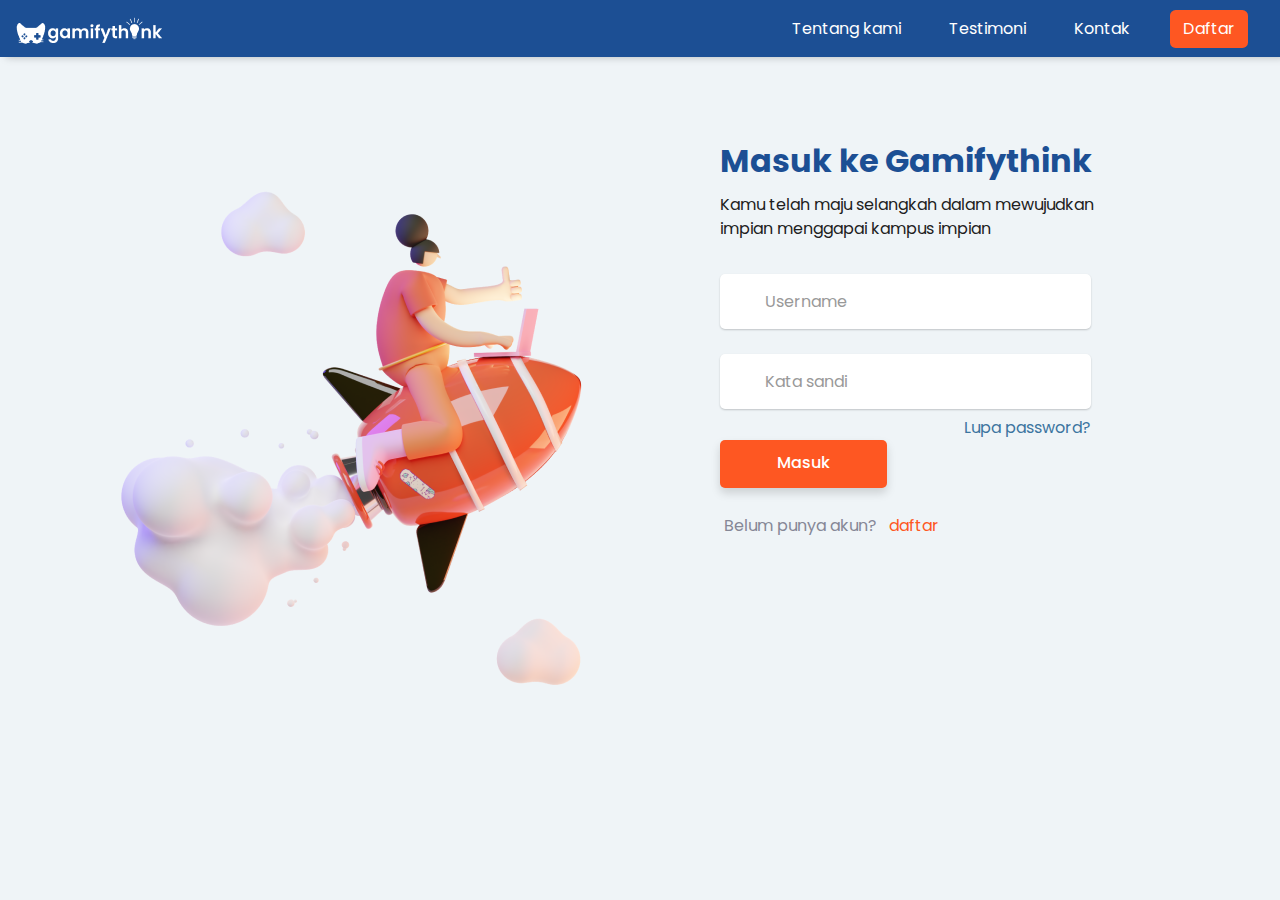
<file: login.html>
<!DOCTYPE html>
<html lang="en">
    <head>

    <meta charset="utf-8">
    <meta http-equiv="X-UA-Compatible" content="IE=edge">
    <meta name="viewport" content="width=device-width, initial-scale=1, shrink-to-fit=no">
    <meta name="description" content="">
    <meta name="author" content="">

    <title>Masuk - Gamifythink</title>
            
    <!-- Custom styles for this template-->
    <link href="sb-admin-2.min.css" rel="stylesheet">
        
    <!-- Custom fonts for this template-->
    <link rel="stylesheet" href="https://use.fontawesome.com/releases/v5.7.0/css/all.css" integrity="sha384-lZN37f5QGtY3VHgisS14W3ExzMWZxybE1SJSEsQp9S+oqd12jhcu+A56Ebc1zFSJ" crossorigin="anonymous">
        
    <link href="https://fonts.googleapis.com/css2?family=Poppins:ital,wght@0,100;0,400;0,500;1,900&display=swap" rel="stylesheet">
        
    <link href="CSS/login.css" rel="stylesheet">
    
    <!-- jQuery library & others -->
    <script src="https://ajax.googleapis.com/ajax/libs/jquery/3.5.1/jquery.min.js"></script>
    <script src="https://cdnjs.cloudflare.com/ajax/libs/popper.js/1.16.0/umd/popper.min.js"></script>
    <script src="https://maxcdn.bootstrapcdn.com/bootstrap/4.5.2/js/bootstrap.min.js"></script>
        
    <script src="JS/login.js" defer></script>
    </head>
    <body>
        <nav class="navbar navbar-default navbar-expand-lg">
            <a class="navbar-brand">
                <img src="assets/logo.png" alt="">
            </a>
            <button class="navbar-toggler" type="button" data-toggle="collapse" data-target="#navbarSupportedContent" aria-controls="navbarSupportedContent" aria-expanded="false" aria-label="Toggle navigation">
                <span class="navbar-toggler-icon"></span>
            </button>
            <div class="collapse navbar-collapse" id="navbarSupportedContent">
                <ul class="navbar-nav mt-2 mt-lg-0 ml-auto">
                    <li class="nav-item">
                        <a class="nav-link mx-3" href="">
                            Tentang kami
                        </a>
                    </li>
                    <li class="nav-item">
                        <a class="nav-link mx-3" href="">
                            Testimoni
                        </a>
                    </li>
                    <li class="nav-item">
                        <a class="nav-link mx-3" href="">
                            Kontak
                        </a>
                    </li>
                    <li class="nav-item">
                        <a class="daftar btn mx-3" href="daftar.html">
                           Daftar
                        </a>
                    </li>
                </ul>
            </div>
        </nav>
        <img src="assets/Saly-1.png" class="d-none d-xl-block d-md-none position-absolute">
        <div class="content ml-auto">
            <div class="row mt-5">
                <div>
                    <h2>Masuk ke Gamifythink</h2>
                    <h4>Kamu telah maju selangkah dalam mewujudkan impian menggapai kampus impian</h4>
                </div>
                <form>
                    <div class="input-div">
                        <div class="i">
                            <i class="fas fa-user"></i>
                        </div>
                        <div class="div">
                            <input type="text" class="input">
                            <h5>Username</h5>
                        </div>
                    </div>
                    <div class="input-div" d-flex flex-row>
                        <div class="i">
                            <i class="fas fa-lock"></i>
                        </div>
                        <div class="div">
                            <input id="myInput" type="password" class="input">
                            <h5>Kata sandi</h5>
                        </div>
                        <div class="i">
                            <i id=eye class="btn fa fa-eye mr-4" onclick="showPass()"></i>
                        </div>
                    </div>
                    <div class="d-flex flex-row-reverse">
                        <a class="lupa mt-1" href="reset.html">Lupa password?</a>
                    </div>
                    <div class="masuk btn">Masuk</div>
                    <div class="d-flex flex-row mt-4">
                        <div class="d-flex">
                            <h5 class="akun ml-1 mt-1">Belum punya akun?
                                <a class="daftar-link ml-2" href="daftar.html">daftar</a>
                            </h5>

                        </div>
                    </div>
                </form>
            </div>
        </div>

    </body>
</html>
</file>
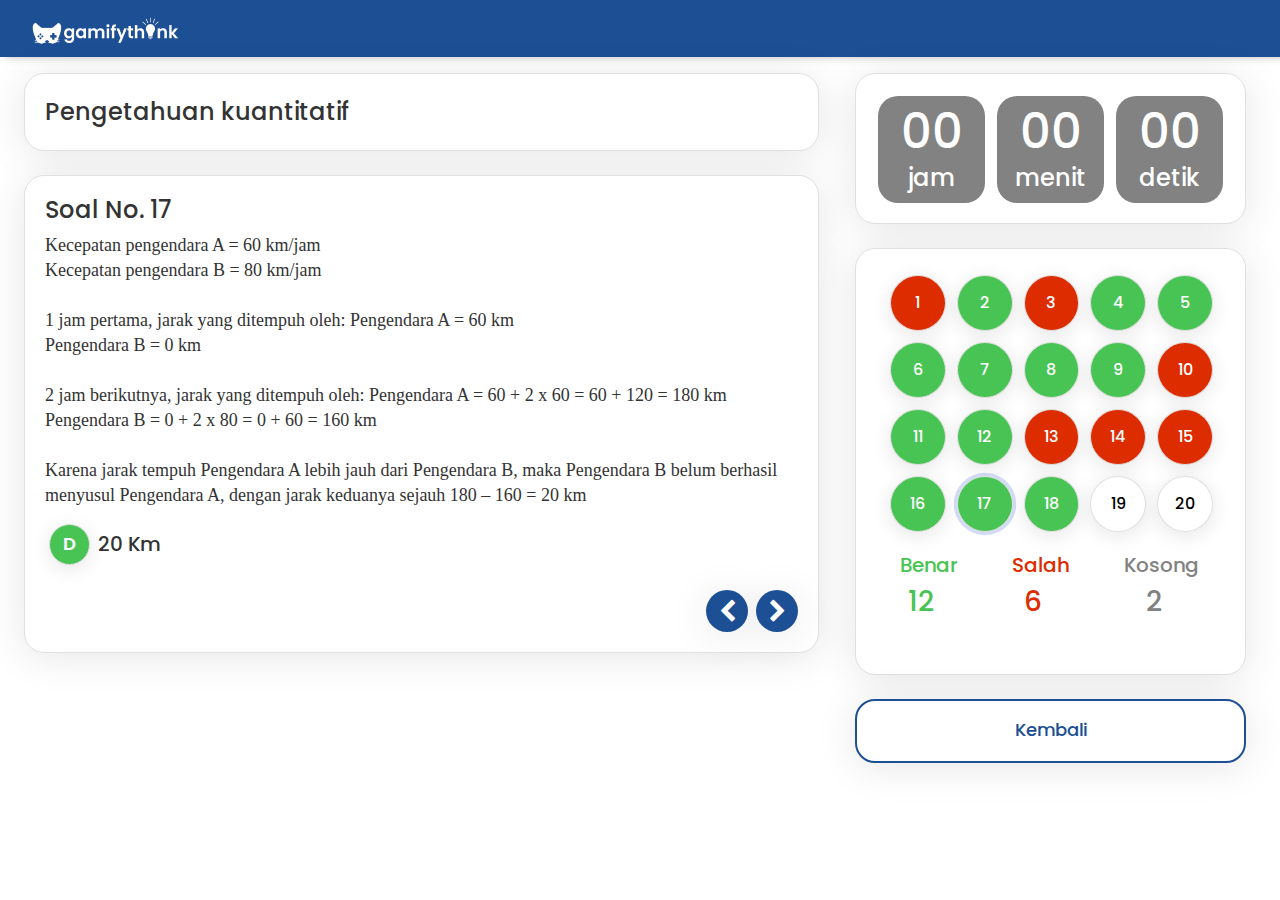
<file: pembahasan.html>
<!DOCTYPE html>
<html lang="en">
    <head>

    <meta charset="utf-8">
    <meta http-equiv="X-UA-Compatible" content="IE=edge">
    <meta name="viewport" content="width=device-width, initial-scale=1, shrink-to-fit=no">
    <meta name="description" content="">
    <meta name="author" content="">

    <title>Home</title>
            
    <!-- Custom styles for this template-->
    <link href="sb-admin-2.min.css" rel="stylesheet">
        
    <!-- Custom fonts for this template-->
    <link rel="stylesheet" href="https://cdnjs.cloudflare.com/ajax/libs/font-awesome/4.7.0/css/font-awesome.min.css">
        
    <link href="https://fonts.googleapis.com/css2?family=Poppins:ital,wght@0,100;0,400;0,500;1,900&display=swap" rel="stylesheet">
        
    <link href="CSS/pembahasan.css" rel="stylesheet">
    
    <!-- jQuery library & others -->
    <script src="https://ajax.googleapis.com/ajax/libs/jquery/3.5.1/jquery.min.js"></script>
    <script src="https://cdnjs.cloudflare.com/ajax/libs/popper.js/1.16.0/umd/popper.min.js"></script>
    <script src="https://maxcdn.bootstrapcdn.com/bootstrap/4.5.2/js/bootstrap.min.js"></script>
        
    <script src="" defer></script>
    </head>
    <body>
        <nav class="navbar navbar-default">
            <a class="navbar-brand ml-3">
                <img src="assets/logo.png" alt="">
            </a>
        </nav>

        <div class="container row mt-3">
            <div class="card col-xl-9 col-lg-8 col-md-7 h-100 mb-4">
                <div class="card-body title mb-4">
                  Pengetahuan kuantitatif
                </div>
                <div class="card-body soal mb-4">
                      <h4>Soal No. 17</h4>
                      <p>   Kecepatan pengendara A = 60 km/jam<br>
                            Kecepatan pengendara B = 80 km/jam<br>
                            <br>
                            1 jam pertama, jarak yang ditempuh oleh: Pengendara A = 60 km<br>
                            Pengendara B = 0 km<br>
                            <br>
                            2 jam berikutnya, jarak yang ditempuh oleh: Pengendara A = 60 + 2 x 60 = 60 + 120 = 180 km Pengendara B = 0 + 2 x 80 = 0 + 60 = 160 km<br>
                            <br>
                            Karena jarak tempuh Pengendara A lebih jauh dari Pengendara B, maka Pengendara B belum berhasil menyusul Pengendara A, dengan jarak keduanya sejauh 180 – 160 = 20 km<br>
                      </p>
                      <div class="radio">
                          <div class="row mt-2">
                              <div class="answer text-center mb-3 ml-3">
                                 D
                              </div>
                              <h5 class="answer-content ml-2">20 Km</h5>
                          </div>
                      </div>
                      <div class="pager d-flex justify-content-end">
                          <i class="mv fa fa-chevron-left" aria-hidden="true" href=""></i>
                          <i class="mv fa fa-chevron-right ml-2" aria-hidden="true" href=""></i>
                      </div>
                </div>
            </div>
            <div class="col mb-4 ml-4">
                <div class="cardtime row mb-4 pt-3 pl-3">
                    <div class="time">
                        <p id="jam" class="jam">00</p>
                        <span>jam</span>
                    </div>
                    <div class="time">
                        <p id="menit" class="jam">00</p>
                        <span>menit</span>
                    </div>
                    <div class="time">
                        <p id="detik" class="jam">00</p>
                        <span>detik</span>
                    </div>
                </div>
                <div class="cardanswer row mb-4">
                    <div class="nomor">
                        <div class="row ml-2 d-flex justify-content-center">
                            <div class="number-salah btn rounded-circle col-md-2">
                                1
                            </div>
                            <div class="number-benar btn rounded-circle col-md-2">
                                2
                            </div>
                            <div class="number-salah btn rounded-circle col-md-2">
                                3
                            </div>
                            <div class="number-benar btn rounded-circle col-md-2">
                                4
                            </div>
                            <div class="number-benar btn rounded-circle col-md-2">
                                5
                            </div>
                        </div>
                        <div class="row ml-2 d-flex justify-content-center">
                            <div class="number-benar btn rounded-circle col-md-2">
                                6
                            </div>
                            <div class="number-benar btn rounded-circle col-md-2">
                                7
                            </div>
                            <div class="number-benar btn rounded-circle col-md-2">
                                8
                            </div>
                            <div class="number-benar btn rounded-circle col-md-2">
                                9
                            </div>
                            <div class="number-salah btn rounded-circle col-md-2">
                                10
                            </div>
                        </div>
                        <div class="row ml-2 d-flex justify-content-center">
                            <div class="number-benar btn rounded-circle col-md-2">
                                11
                            </div>
                            <div class="number-benar btn rounded-circle col-md-2">
                                12
                            </div>
                            <div class="number-salah btn rounded-circle col-md-2">
                                13
                            </div>
                            <div class="number-salah btn rounded-circle col-md-2">
                                14
                            </div>
                            <div class="number-salah btn rounded-circle col-md-2">
                                15
                            </div>
                        </div>
                        <div class="row ml-2 d-flex justify-content-center">
                            <div class="number-benar btn rounded-circle col-md-2">
                                16
                            </div>
                            <div id="nomor" class="number-benar btn rounded-circle col-md-2 focus">
                                17
                            </div>
                            <div class="number-benar btn rounded-circle col-md-2">
                                18
                            </div>
                            <div class="number btn rounded-circle col-md-2">
                                19
                            </div>
                            <div class="number btn rounded-circle col-md-2">
                                20
                            </div>
                        </div>
                        <div class="row d-flex justify-content-between mr-2 ml-2">
                            <div class="text-center">
                                <h5 class="benar-c mt-3 ml-3">Benar</h5>
                                <h3 class="benar-c">12</h3>
                            </div>
                            <div class="text-center"">
                                <h5 class="salah-c mt-3 ml-3">Salah</h5>
                                <h3 class="salah-c">6</h3>
                            </div>
                            <div class="text-center"">
                                <h5 class="kosong-c mt-3 ml-3">Kosong</h5>
                                <h3 class="kosong-c">2</h3>
                            </div>
                        </div>
                    </div>
                </div>
                <div class="card row">
                    <a class="kembali btn" href="profil.html">
                        Kembali
                    </a>
                </div>
            </div>
        </div>
    </body>
</html>
</file>
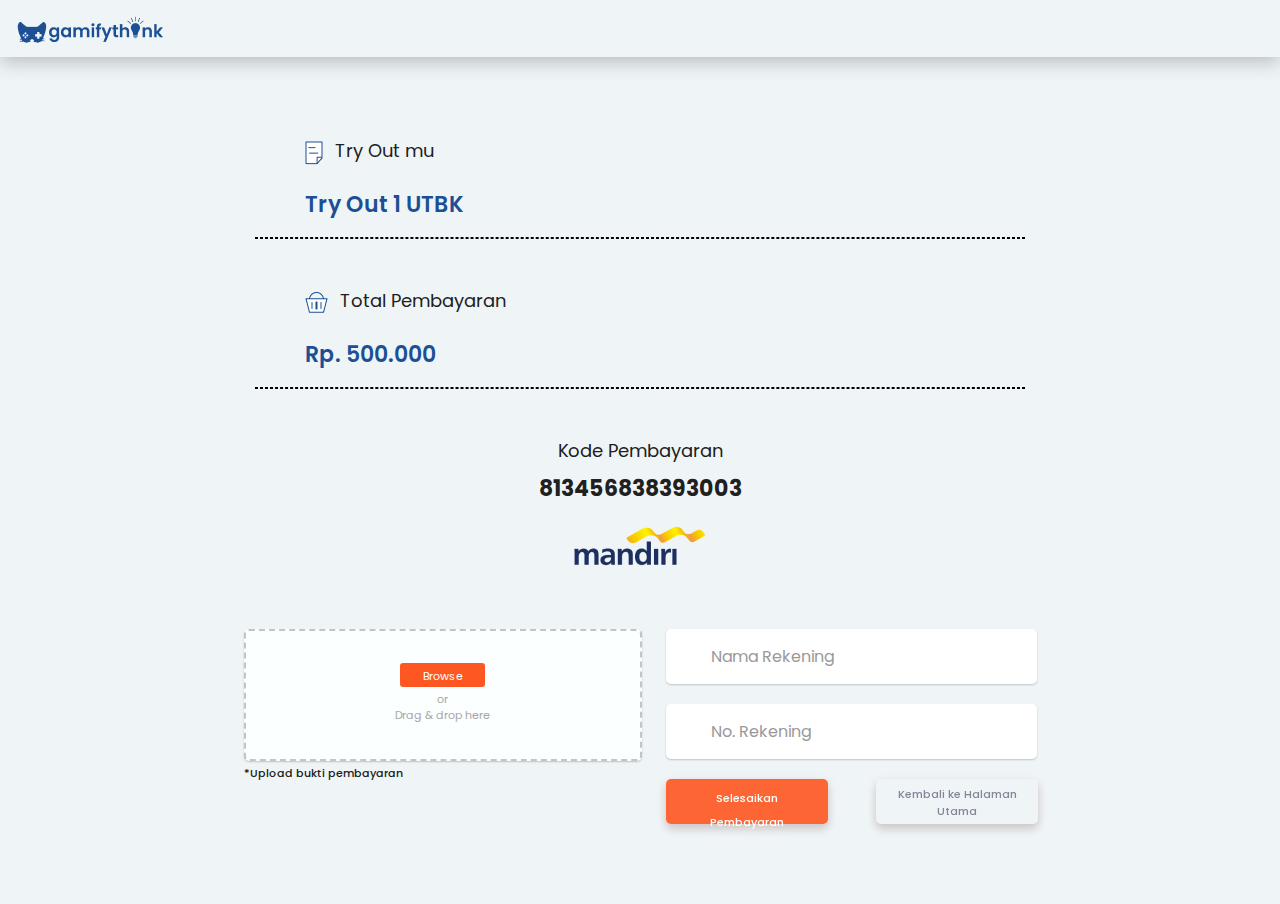
<file: pembayaran-manual.html>
<!DOCTYPE html>
<html lang="en">
    <head>

    <meta charset="utf-8">
    <meta http-equiv="X-UA-Compatible" content="IE=edge">
    <meta name="viewport" content="width=device-width, initial-scale=1, shrink-to-fit=no">
    <meta name="description" content="">
    <meta name="author" content="">

    <title>Pembayaran manual - Gamifythink</title>
            
    <!-- Custom styles for this template-->
    <link href="sb-admin-2.min.css" rel="stylesheet">
        
    <!-- Custom fonts for this template-->
    <link rel="stylesheet" href="https://use.fontawesome.com/releases/v5.7.0/css/all.css" integrity="sha384-lZN37f5QGtY3VHgisS14W3ExzMWZxybE1SJSEsQp9S+oqd12jhcu+A56Ebc1zFSJ" crossorigin="anonymous">
        
    <link href="https://fonts.googleapis.com/css2?family=Poppins:ital,wght@0,100;0,400;0,500;1,900&display=swap" rel="stylesheet">
        
    <link href="CSS/pembayaran-manual.css" rel="stylesheet">
    <script src="JS/login.js" defer></script>
    
    <!-- jQuery library & others -->
    <script src="https://ajax.googleapis.com/ajax/libs/jquery/3.5.1/jquery.min.js"></script>
    <script src="https://cdnjs.cloudflare.com/ajax/libs/popper.js/1.16.0/umd/popper.min.js"></script>
    <script src="https://maxcdn.bootstrapcdn.com/bootstrap/4.5.2/js/bootstrap.min.js"></script>

    <script src="JS/login.js" defer></script>
    </head>
    <body>
        <nav class="navbar navbar-default">
            <a class="navbar-brand">
                <img src="assets/logo biru.png" alt="">
            </a>
        </nav>
        <div class="content">
            <div class="mt-5">
                <div class="row d-flex justify-content-center">
                    <div class="col-8 mb-3">
                        <img class="d-inline-block mr-2" src="assets/Group 128.png">
                        <h1 class="d-inline-block">Try Out mu</h1>
                    </div>
                    <div class="col-8">
                       <p>Try Out 1 UTBK</p>
                    </div>
                    <div class="dash"></div>
                    <div class="col-8 mb-3 mt-5">
                        <img class="d-inline-block mr-2" src="assets/Group 129.png">
                        <h1 class="d-inline-block">Total Pembayaran</h1>
                    </div>
                    <div class="col-8">
                       <p>Rp. 500.000</p>
                    </div>
                    <div class="dash"></div>
                    <div class="col-8 mt-5 text-center">
                        <h1>Kode Pembayaran</h1>
                        <div class="number">813456838393003</div>
                        <img class="pict" src="assets/mandiri.png">
                    </div>
                </div>
                <div class="row mt-5 ml-3 d-flex justify-content-center">
                    <div class="col-5">
                        <div class="box-upload pt-2 text-center">
                            <div class="browse btn mt-4 text-center">Browse</div>
                            <div class="drop mt-1">
                                <div>or</div>
                                <div>Drag & drop here</div>
                            </div>
                        </div>
                        <div class="text-1 mt-1">
                            *Upload bukti pembayaran
                        </div>
                    </div>

                    <div class="col-5">
                        <div class="input-div">
                            <div class="i">
                                <i class="fas fa-user"></i>
                            </div>
                            <div class="div">
                                <input type="text" class="input">
                                <h5>Nama Rekening</h5>
                            </div>
                        </div>
                        <div class="input-div">
                            <div class="i">
                                <i class="far fa-credit-card"></i>
                            </div>
                            <div class="div">
                                <input type="text" class="input">
                                <h5>No. Rekening</h5>
                            </div>
                        </div>
                        <div class="d-flex">
                            <a class="btn selesai text-center mr-5" href="pembayaran-otomatis.html">Selesaikan Pembayaran</a>
                            <a class="btn kembali text-center">Kembali ke Halaman Utama</a>
                        </div>
                    </div>
                </div>
            </div>
        </div>
    </body>
</html>
</file>
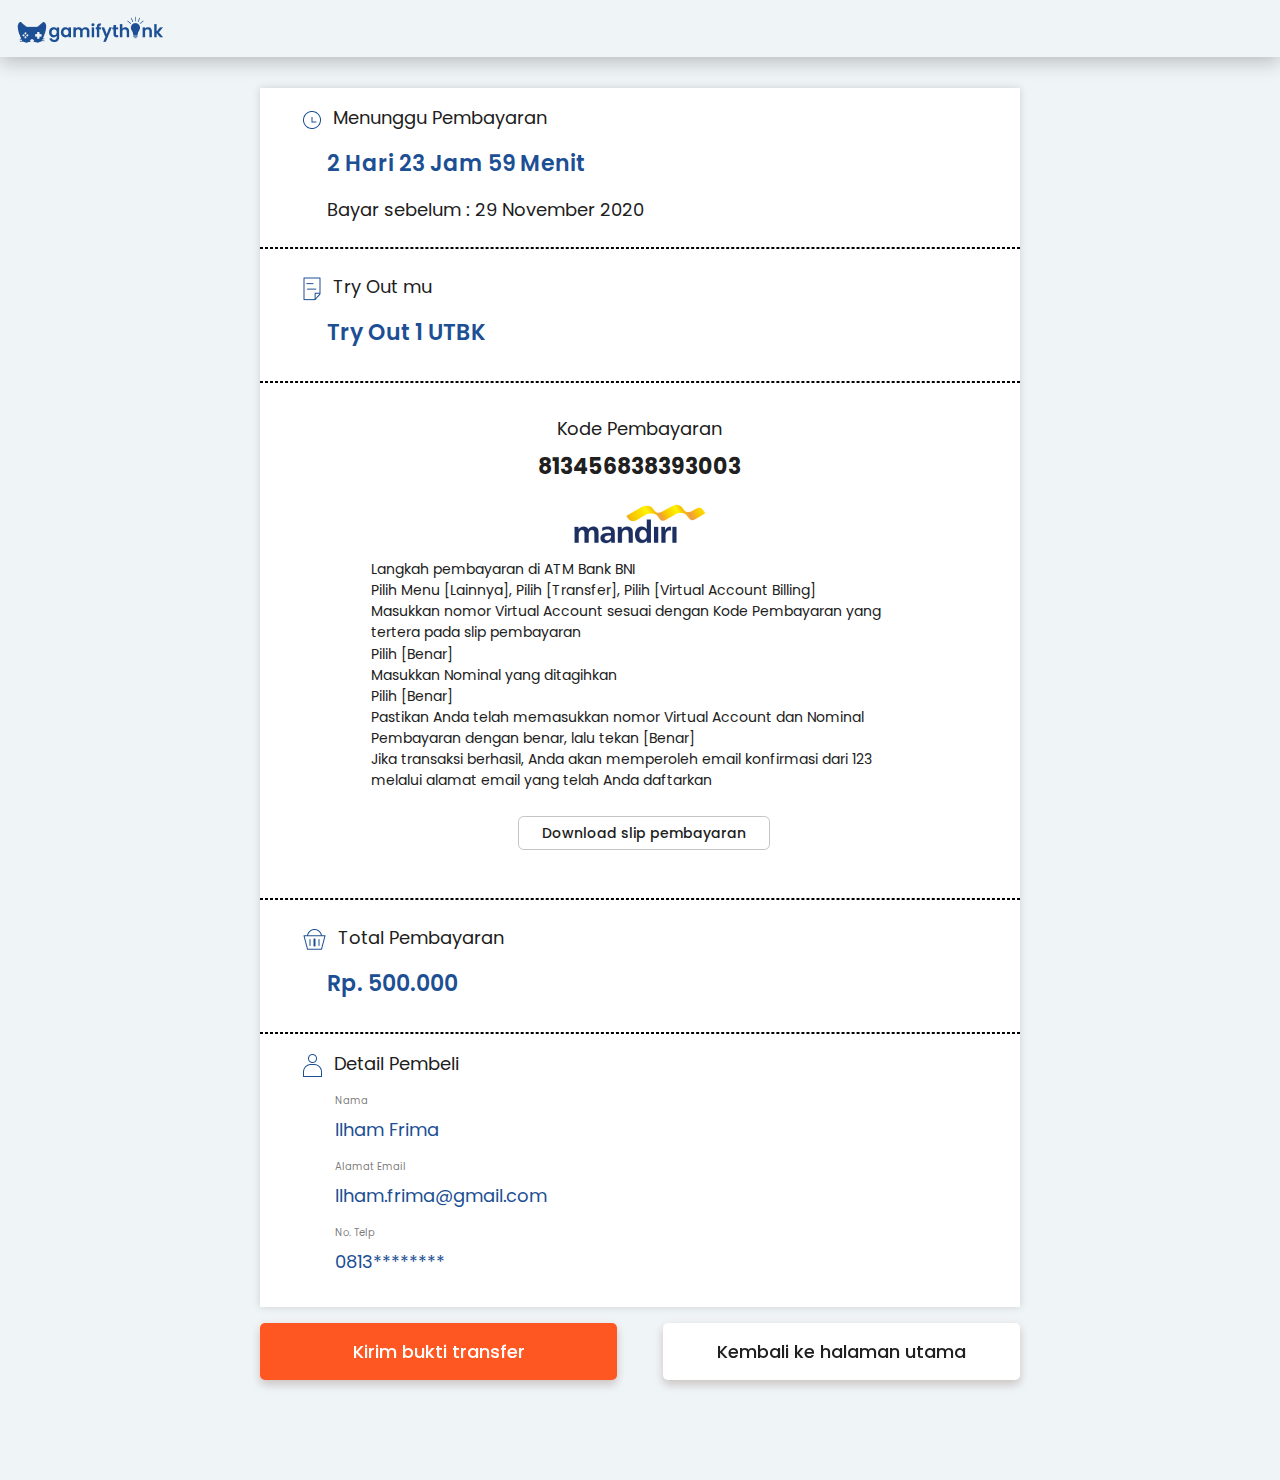
<file: pembayaran-otomatis.html>
<!DOCTYPE html>
<html lang="en">
    <head>

    <meta charset="utf-8">
    <meta http-equiv="X-UA-Compatible" content="IE=edge">
    <meta name="viewport" content="width=device-width, initial-scale=1, shrink-to-fit=no">
    <meta name="description" content="">
    <meta name="author" content="">

    <title>Pembayaran otomatis - Gamifythink</title>
            
    <!-- Custom styles for this template-->
    <link href="sb-admin-2.min.css" rel="stylesheet">
        
    <!-- Custom fonts for this template-->
    <link rel="stylesheet" href="https://cdnjs.cloudflare.com/ajax/libs/font-awesome/4.7.0/css/font-awesome.min.css">
        
    <link href="https://fonts.googleapis.com/css2?family=Poppins:ital,wght@0,100;0,400;0,500;1,900&display=swap" rel="stylesheet">
        
    <link href="CSS/pembayaran-otomatis.css" rel="stylesheet">
    
    <!-- jQuery library & others -->
    <script src="https://ajax.googleapis.com/ajax/libs/jquery/3.5.1/jquery.min.js"></script>
    <script src="https://cdnjs.cloudflare.com/ajax/libs/popper.js/1.16.0/umd/popper.min.js"></script>
    <script src="https://maxcdn.bootstrapcdn.com/bootstrap/4.5.2/js/bootstrap.min.js"></script>
        
    <script src="JS/login.js" defer></script>
    </head>
    <body>
        <nav class="navbar navbar-default">
            <a class="navbar-brand">
                <img src="assets/logo biru.png" alt="">
            </a>
        </nav>
        <div class="content">
            <div class="row d-flex justify-content-center">
                <div class="col-7 nota">
                    <div class="row d-flex justify-content-center mt-3">
                        <div class="col-11 mb-2">
                            <img class="d-inline-block mr-2" src="assets/Group 184.png">
                            <h1 class="d-inline-block">Menunggu Pembayaran</h1>
                        </div>
                        <div class="col-11 ml-5">
                           <p>2 Hari 23 Jam 59 Menit</p>
                        </div>
                        <div class="col-11 ml-5 mb-3">
                           <h1>Bayar sebelum : 29 November 2020</h1>
                        </div>
                        <div class="dash mb-2"></div>
                        <div class="col-11 mb-2 mt-3">
                            <img class="d-inline-block mr-2" src="assets/Group 128.png">
                            <h1 class="d-inline-block">Try Out mu</h1>
                        </div>
                        <div class="col-11 ml-5 mb-3">
                           <p>Try Out 1 UTBK</p>
                        </div>
                        <div class="dash mb-3"></div>
                        <div class="col-11 mt-3 text-center">
                            <h1>Kode Pembayaran</h1>
                            <div class="number">813456838393003</div>
                            <img class="pict" src="assets/mandiri.png">
                        </div>
                        <div class="step col-9 ml-2 mb-5">
                            <div class="">
                                Langkah pembayaran di ATM Bank BNI
                            </div>
                            <div>
                                Pilih Menu [Lainnya], Pilih [Transfer], Pilih [Virtual Account Billing]
                                <br>Masukkan nomor Virtual Account sesuai dengan Kode Pembayaran yang tertera pada slip pembayaran
                                <br>Pilih [Benar]
                                <br>Masukkan Nominal yang ditagihkan
                                <br>Pilih [Benar]
                                <br>Pastikan Anda telah memasukkan nomor Virtual Account dan Nominal Pembayaran dengan benar, lalu tekan [Benar]
                                <br>Jika transaksi berhasil, Anda akan memperoleh email konfirmasi dari 123 melalui alamat email yang telah Anda daftarkan
                            </div>
                            <div class="text-center mt-4">
                                <div class="slip btn text-center">
                                    Download slip pembayaran
                                </div>
                            </div>
                        </div>
                        <div class="dash mb-2"></div>
                        <div class="col-11 mb-2 mt-3">
                            <img class="d-inline-block mr-2" src="assets/Group 129.png">
                            <h1 class="d-inline-block">Total Pembayaran</h1>
                        </div>
                        <div class="col-11 mb-3 ml-5">
                           <p>Rp. 500.000</p>
                        </div>
                        <div class="dash"></div>
                        <div class="col-11 mb-2 mt-3">
                            <img class="d-inline-block mr-2" src="assets/Group 185.png">
                            <h1 class="d-inline-block">Detail Pembeli</h1>
                        </div>
                        <div class="col-10 mb-3">
                            <h2>Nama</h2>
                            <h3 class="mb-3">Ilham Frima</h3>
                            <h2>Alamat Email</h2>
                            <h3 class="mb-3">Ilham.frima@gmail.com</h3>
                            <h2>No. Telp</h2>
                            <h3 class="mb-3">0813********</h3>
                        </div>
                    </div>
                </div>
                <div class="col-8 d-flex mt-3 justify-content-center">
                    <a class="manual btn text-center mr-4" href="#konfirmasi">
                        Kirim bukti transfer
                    </a>
                    <div class="home btn text-center">
                        Kembali ke halaman utama
                    </div>
                </div>
                <div class="form-popup" id="konfirmasi">
                  <form action="/action_page.php" class="form-container">
                    <h3 class="text-center mb-5 mt-5">Terimakasih telah melakukan pembayaran</h3>
                    <div class="dash mb-4"></div>
                    <h5 class="mx-5">
                        Untuk bukti pembayaran bisa
                        <br>dikirimkan langsung ke :
                        <br>0813xxxxxxxx </h5>
                  </form>
                </div>
                <div id="cover">
                </div>
            </div>
        </div>
    </body>
</html>
</file>
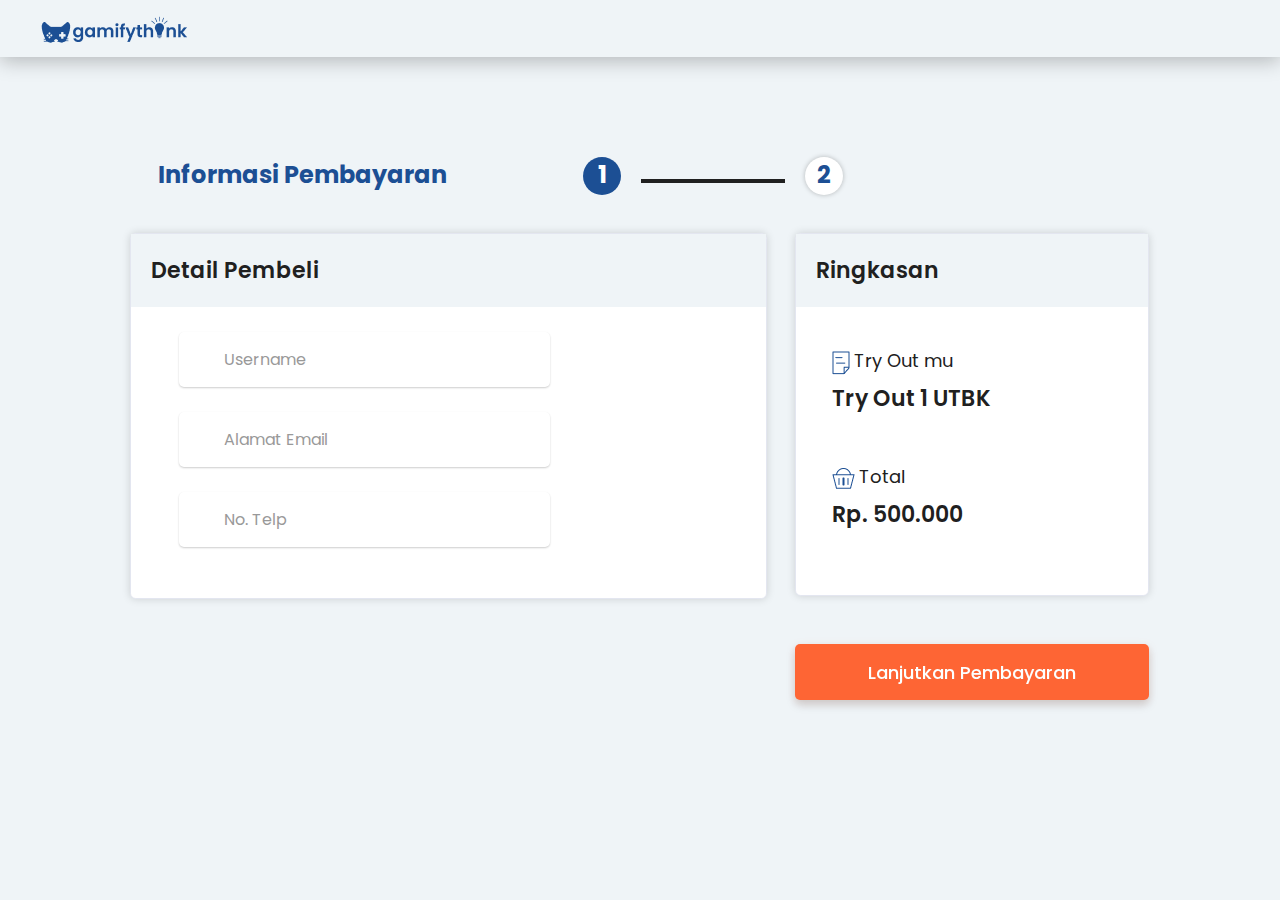
<file: pembayaran-step1.html>
<!DOCTYPE html>
<html lang="en">
    <head>

    <meta charset="utf-8">
    <meta http-equiv="X-UA-Compatible" content="IE=edge">
    <meta name="viewport" content="width=device-width, initial-scale=1, shrink-to-fit=no">
    <meta name="description" content="">
    <meta name="author" content="">

    <title>Home</title>
            
    <!-- Custom styles for this template-->
    <link href="sb-admin-2.min.css" rel="stylesheet">
        
    <!-- Custom fonts for this template-->
    <link rel="stylesheet" href="https://use.fontawesome.com/releases/v5.7.0/css/all.css" integrity="sha384-lZN37f5QGtY3VHgisS14W3ExzMWZxybE1SJSEsQp9S+oqd12jhcu+A56Ebc1zFSJ" crossorigin="anonymous">
        
    <link href="https://fonts.googleapis.com/css2?family=Poppins:ital,wght@0,100;0,400;0,500;1,900&display=swap" rel="stylesheet">
        
    <link href="CSS/pembayaran.css" rel="stylesheet">
    
    <!-- jQuery library & others -->
    <script src="https://ajax.googleapis.com/ajax/libs/jquery/3.5.1/jquery.min.js"></script>
    <script src="https://cdnjs.cloudflare.com/ajax/libs/popper.js/1.16.0/umd/popper.min.js"></script>
    <script src="https://maxcdn.bootstrapcdn.com/bootstrap/4.5.2/js/bootstrap.min.js"></script>

    <script src="JS/login.js" defer></script>
    </head>
    <body>
        <nav class="navbar navbar-default">
            <a class="navbar-brand ml-4">
                <img src="assets/logo biru.png" alt="">
            </a>
        </nav>
        <div class="content">
            <div class="mt-5">
                <div>
                    <div class="balik d-inline-block mr-4">
                        <a class="fa fa-arrow-left"></a>
                    </div>
                    <p class="judul d-inline-block">Informasi Pembayaran</p>
                    <div class="step-1 d-inline-block text-center">
                        1
                    </div>
                    <div class="line d-inline-block ml-3 text-center"></div>
                    <div class="step-2 d-inline-block ml-3 text-center">
                        2
                    </div>
                </div>
                <div class="mt-4">
                    <div class="row">
                        <div class="col-7">
                            <div class="card">
                                 <div class="card-body title">
                                     Detail Pembeli
                                 </div>
                                 <form class="mb-5 ml-5">
                                     <div class="input-div">
                                        <div class="i">
                                            <i class="fas fa-user"></i>
                                        </div>
                                        <div class="div">
                                            <input type="text" class="input">
                                            <h5>Username</h5>
                                        </div>
                                     </div>
                                     <div class="input-div">
                                        <div class="i">
                                            <i class="fas fa-at"></i>
                                        </div>
                                        <div class="div">
                                            <input type="text" class="input">
                                            <h5>Alamat Email</h5>
                                        </div>
                                     </div>
                                     <div class="input-div">
                                        <div class="i">
                                            <i class="fas fa-phone"></i>
                                        </div>
                                        <div class="div">
                                            <input type="text" class="input">
                                            <h5>No. Telp</h5>
                                        </div>
                                     </div>
                                 </form>
                            </div>
                        </div>
                        <div class="col-4 ml-1">
                            <div class="card">
                                 <div class="card-body title mb-4">
                                     Ringkasan
                                 </div>
                                 <div class="col ml-4 mt-3 mb-5">
                                     <div>
                                         <img class="d-inline-block" src="assets/Group 128.png">
                                         <h1 class="d-inline-block">Try Out mu</h1>
                                     </div>
                                     <p class="mb-5">Try Out 1 UTBK</p>
                                     <div>
                                         <img class="d-inline-block" src="assets/Group 129.png">
                                         <h1 class="d-inline-block">Total</h1>
                                     </div>
                                     <p>Rp. 500.000</p>
                                 </div>
                            </div>
                            <div class="text-center mt-5">
                                <a class="tombol btn" href="pembayaran-manual.html">Lanjutkan Pembayaran</a>
                            </div>
                        </div>
                    </div>
                </div>
            </div>
        </div>


</body>
</html>
</file>
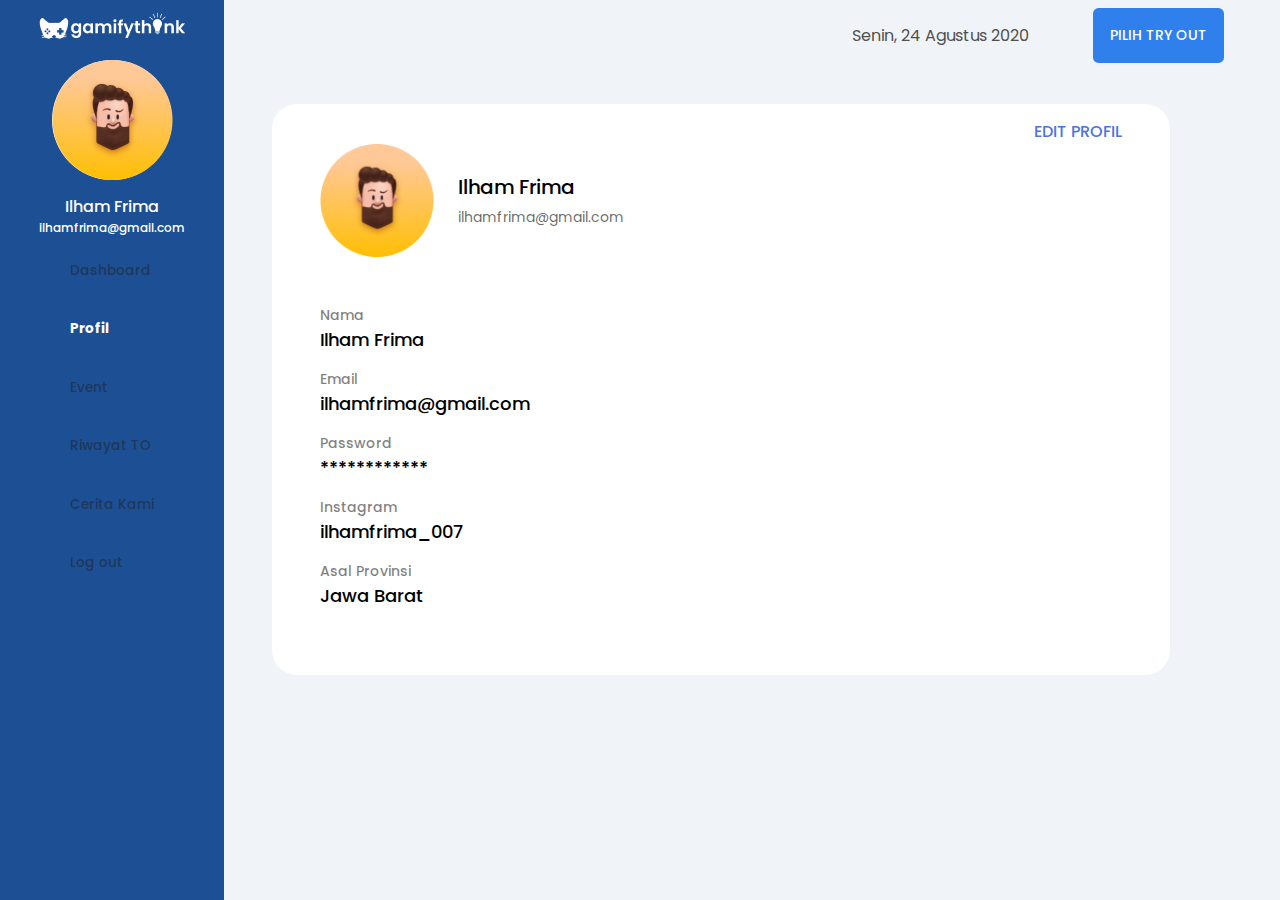
<file: profil.html>
<html>
  <head>

    <meta charset="utf-8">
    <meta http-equiv="X-UA-Compatible" content="IE=edge">
    <meta name="viewport" content="width=device-width, initial-scale=1, shrink-to-fit=no">
    <meta name="description" content="">
    <meta name="author" content="">

    <title>Home</title>
            
    <!-- Custom styles for this template-->
    <link href="sb-admin-2.min.css" rel="stylesheet">
        
    <!-- Custom fonts for this template-->
    <link rel="stylesheet" href="https://use.fontawesome.com/releases/v5.7.0/css/all.css" integrity="sha384-lZN37f5QGtY3VHgisS14W3ExzMWZxybE1SJSEsQp9S+oqd12jhcu+A56Ebc1zFSJ" crossorigin="anonymous">
        
    <link href="https://fonts.googleapis.com/css2?family=Poppins:ital,wght@0,100;0,400;0,500;1,900&display=swap" rel="stylesheet">
        
    <link href="CSS/profil.css" rel="stylesheet">
    
    <!-- jQuery library & others -->
    <script src="https://ajax.googleapis.com/ajax/libs/jquery/3.5.1/jquery.min.js"></script>
    <script src="https://cdnjs.cloudflare.com/ajax/libs/popper.js/1.16.0/umd/popper.min.js"></script>
    <script src="https://maxcdn.bootstrapcdn.com/bootstrap/4.5.2/js/bootstrap.min.js"></script>
        
    <script src="" defer></script>
  </head>
  <body>
    <div id="wrapper">
        <!-- Sidebar -->
        <ul class="navbar-nav sidebar sidebar-dark" >

          <!-- Sidebar - Brand -->
          <a class="sidebar-brand d-flex align-items-center justify-content-center" href="index.html">
            <div class="sidebar-brand-text mx-3" ><img src="assets/logo.png" alt=""></div>
          </a>

          <div class="avatar">
            <div class="avatar-picture">
              <img src="assets/avatar.png" alt="">
            </div>
            <div class="avatar-data">
              <p>Ilham Frima</p>
              <p class="email">ilhamfrima@gmail.com</p>
            </div>  
          </div>
    
          <!-- Nav Item - Dashboard -->
          <li class="nav-item">
            <a class="nav-link text-left" href="pembayaran-step1.html">
              <i class="fas fa-fw fa-columns"></i>
              <span>Dashboard</span></a>
          </li>

          <li class="nav-item active">
            <a class="nav-link text-left" href="profil.html">
              <i class="fas fa-fw fa-user"></i>
              <span>Profil</span></a>
          </li>
          <li class="nav-item ">
            <a class="nav-link text-left" href="sebelum test.html">
              <i class="fas fa-fw fa-calendar-check"></i>
              <span>Event</span></a>
          </li>
          <li class="nav-item ">
            <a class="nav-link text-left" href="sebelum pembahasan.html">
              <i class="fas fa-fw fa-file-alt"></i>
              <span>Riwayat TO</span></a>
          </li>

          <li class="nav-item ">
            <a class="nav-link text-left" href="index.html">
              <i class="fas fa-fw fa-mug-hot"></i>
              <span>Cerita Kami</span></a>
          </li>
    
          <li class="nav-item ">
            <a class="nav-link text-left" href="login.html">
               <i class="fas fa-fw fa-sign-out-alt"></i>
              <span>Log out</span></a>
          </li>
          
        </ul>
        <!-- End of Sidebar -->

        <!-- Main Content -->
        <div class="content d-flex flex-column">
          <ul class="nav justify-content-end mb-3 pr-5">
            <li class="nav-item my-2 mx-2">
              <p class="date pt-3">Senin, 24 Agustus 2020</p>
            </li>
            <li class="nav-item dropdown no-arrow my-2 mx-2 ">
              <a class="nav-link dropdown-toggle pt-3 pb-0" href="#" id="alertsDropdown" role="button" data-toggle="dropdown" aria-haspopup="true" aria-expanded="false">
                <i class="far fa-bell fa-fw"></i>
              </a>
            </li>
            <li class="nav-item my-2 mx-2 ">
              <a class="nav-link btn pt-3 pb-3" href="#" id="alertsDropdown" role="button" data-toggle="dropdown" aria-haspopup="true" aria-expanded="false">
                PILIH TRY OUT
              </a>
            </li>
          </ul>
          <div class="main-content ml-sm-5 mt-3 pt-3 px-5">
            <a class="edit float-sm-right" href="editprofil.html">
              EDIT PROFIL
            </a>
            <div class="profile mt-4">
              <div class="avatar row mb-5">
                <div class="avatar-picture col-md-3 col-lg-3 col-xl-2">
                  <img class="img-fluid" src="assets/avatar.png" alt="">
                </div>
                <div class="avatar-data col-md-5 col-lg-3 col-xl-3 my-auto">
                  <p>Ilham Frima</p>
                  <p class="email">ilhamfrima@gmail.com</p>
                </div> 
              </div>
              <ul class="data">
                <li class="my-3" >
                  <p class="label">Nama</p>
                  <p>Ilham Frima</p>
                </li>
                <li class="my-3">
                  <p class="label">Email</p>
                  <p>ilhamfrima@gmail.com</p>
                </li>
                <li class="my-3">
                  <p class="label">Password</p>
                  <p>************ </p>
                </li>
                <li class="my-3">
                  <p class="label">Instagram</p>
                  <p>ilhamfrima_007</p>
                </li>
                <li class="my-3">
                  <p class="label">Asal Provinsi</p>
                  <p>Jawa Barat</p>
                </li>
              </ul>
            </div>
          </div>
        </div>
      </div>
  </body>
</html>
</file>
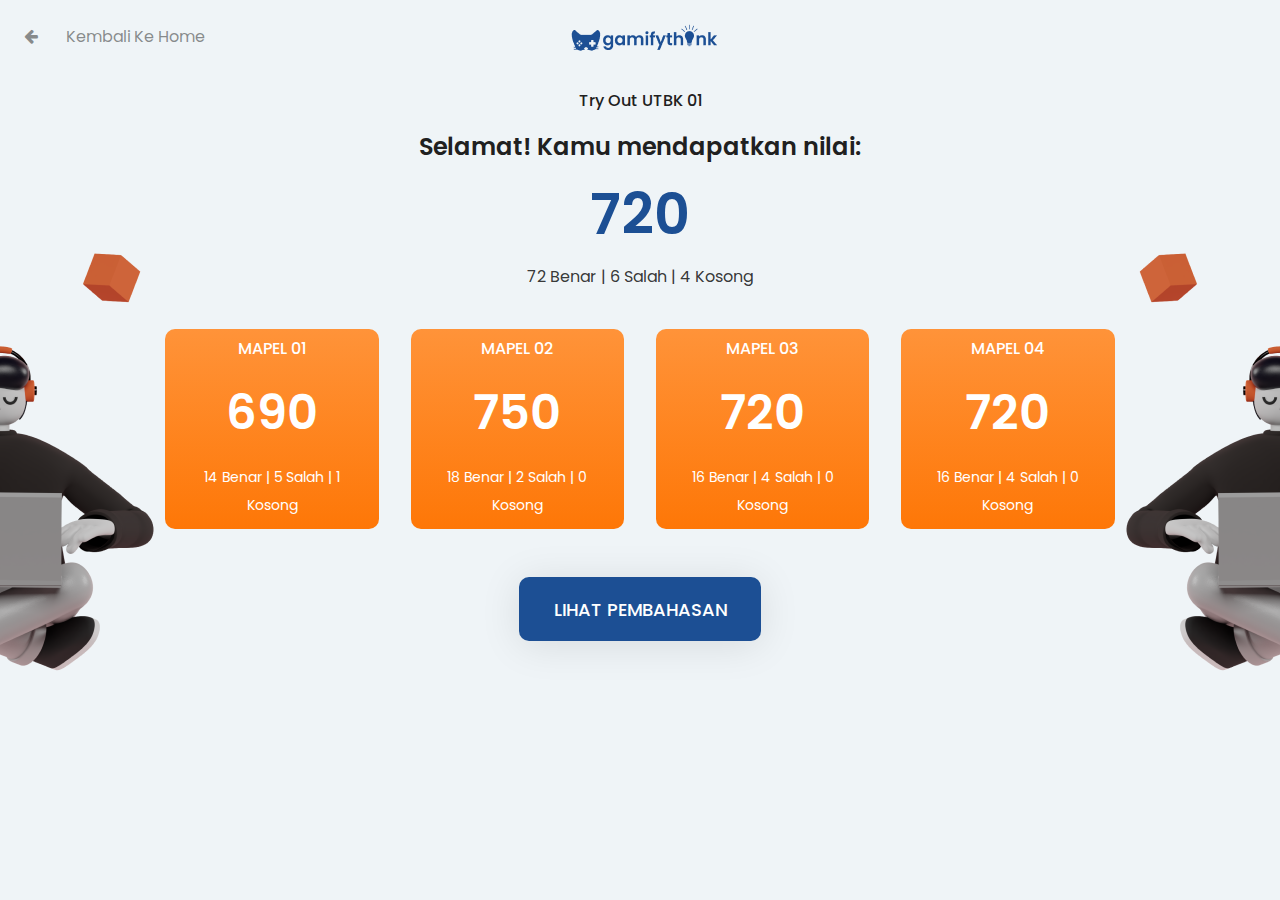
<file: sebelum pembahasan.html>
<!DOCTYPE html>
<html lang="en">
    <head>

    <meta charset="utf-8">
    <meta http-equiv="X-UA-Compatible" content="IE=edge">
    <meta name="viewport" content="width=device-width, initial-scale=1, shrink-to-fit=no">
    <meta name="description" content="">
    <meta name="author" content="">

    <title>Home</title>
            
    <!-- Custom styles for this template-->
    <link href="sb-admin-2.min.css" rel="stylesheet">
        
    <!-- Custom fonts for this template-->
    <link rel="stylesheet" href="https://cdnjs.cloudflare.com/ajax/libs/font-awesome/4.7.0/css/font-awesome.min.css">
        
    <link href="https://fonts.googleapis.com/css2?family=Poppins:ital,wght@0,100;0,400;0,500;1,900&display=swap" rel="stylesheet">
        
    <link href="CSS/sebelum pembahasan.css" rel="stylesheet">
    
    <!-- jQuery library & others -->
    <script src="https://ajax.googleapis.com/ajax/libs/jquery/3.5.1/jquery.min.js"></script>
    <script src="https://cdnjs.cloudflare.com/ajax/libs/popper.js/1.16.0/umd/popper.min.js"></script>
    <script src="https://maxcdn.bootstrapcdn.com/bootstrap/4.5.2/js/bootstrap.min.js"></script>
        
    <script src="" defer></script>
    <script src="" defer></script>
    </head>
    <body>
        <div class="flt float-left">
            <img src="assets/Saly-13 (1).png">
        </div>
         <div class="flt float-right d-flex flex-row-reverse w-100">
            <img src="assets/Saly-13.png">
        </div>
        <div class="content d-flex justify-content-center mt-4 w-100">
            <div class="col">
                <div>
                    <div class="col-4 mr-auto d-inline-block">
                        <a href="profil.html">
                            <div class="d-inline-block mr-4">
                                <i class="fa fa-arrow-left"></i>
                            </div>
                            <p class="d-inline-block">Kembali Ke Home</p>
                        </a>
                    </div>
                    <div class="col-4 text-center d-inline-block">
                        <img src="assets/logo biru.png">
                    </div>
                </div>
                <h3 class="text-center mt-4">Try Out UTBK 01</h3>
                <h4 class="text-center mt-3">Selamat! Kamu mendapatkan nilai:</h4>
                <h2 class="text-center">720</h2>
                <div class="text-center">
                    <p class="q d-inline-block">72</p>
                    <p class="q d-inline-block"> Benar |</p>
                    <p class="q d-inline-block">6</p>
                    <p class="q d-inline-block"> Salah |</p>
                    <p class="q d-inline-block">4</p>
                    <p class="q d-inline-block">Kosong</p>
                </div>
                <div class="row d-flex justify-content-center mt-4">
                    <div class="mapel col-2 mr-3 ml-3">
                        <p class="mapel-title text-center mt-2">MAPEL 01</p>
                        <p class="mapel-skor text-center">690</p>
                        <div class="text-center">
                            <p class="p d-inline-block">14</p>
                            <p class="p d-inline-block"> Benar |</p>
                            <p class="p d-inline-block">5</p>
                            <p class="p d-inline-block"> Salah |</p>
                            <p class="p d-inline-block">1</p>
                            <p class="p d-inline-block">Kosong</p>
                        </div>
                    </div>
                    <div class="mapel col-2 mr-3 ml-3">
                        <p class="mapel-title text-center mt-2">MAPEL 02</p>
                        <p class="mapel-skor text-center">750</p>
                        <div class="text-center">
                            <p class="p d-inline-block">18</p>
                            <p class="p d-inline-block"> Benar |</p>
                            <p class="p d-inline-block">2</p>
                            <p class="p d-inline-block"> Salah |</p>
                            <p class="p d-inline-block">0</p>
                            <p class="p d-inline-block">Kosong</p>
                        </div>
                    </div>
                    <div class="mapel col-2 mr-3 ml-3">
                        <p class="mapel-title text-center mt-2">MAPEL 03</p>
                        <p class="mapel-skor text-center">720</p>
                        <div class="text-center">
                            <p class="p d-inline-block">16</p>
                            <p class="p d-inline-block"> Benar |</p>
                            <p class="p d-inline-block">4</p>
                            <p class="p d-inline-block"> Salah |</p>
                            <p class="p d-inline-block">0</p>
                            <p class="p d-inline-block">Kosong</p>
                        </div>
                    </div>
                    <div class="mapel col-2 mr-3 ml-3">
                        <p class="mapel-title text-center mt-2">MAPEL 04</p>
                        <p class="mapel-skor text-center">720</p>
                        <div class="text-center">
                            <p class="p d-inline-block">16</p>
                            <p class="p d-inline-block"> Benar |</p>
                            <p class="p d-inline-block">4</p>
                            <p class="p d-inline-block"> Salah |</p>
                            <p class="p d-inline-block">0</p>
                            <p class="p d-inline-block">Kosong</p>
                        </div>
                    </div>
                </div>
                <div class="text-center float mt-5 ">
                    <a class="tombol btn" href="pembahasan.html">LIHAT PEMBAHASAN</a>
                </div>
            </div>
        </div>
    </body>
</html>
</file>
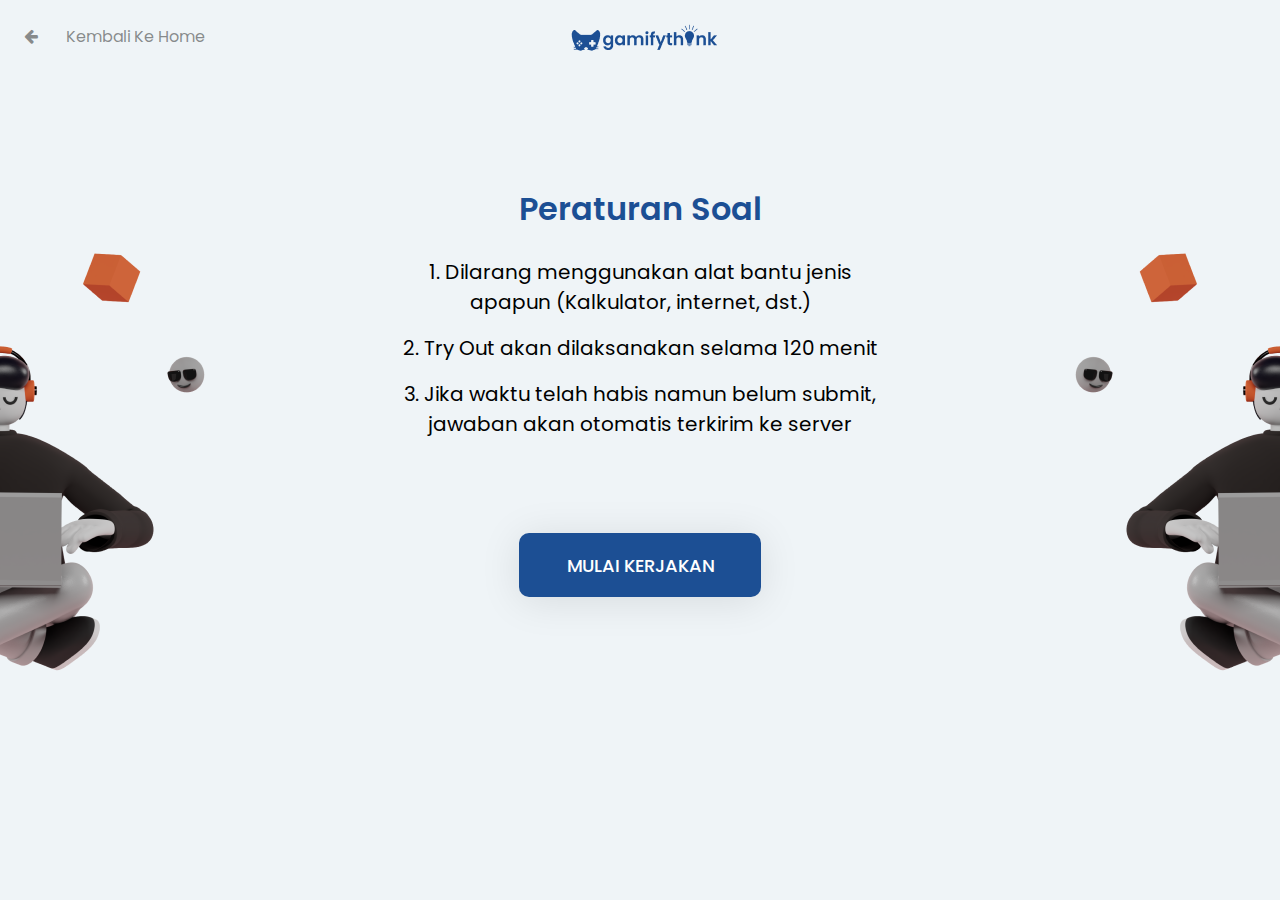
<file: sebelum test.html>
<!DOCTYPE html>
<html lang="en">
    <head>

   <meta charset="utf-8">
    <meta http-equiv="X-UA-Compatible" content="IE=edge">
    <meta name="viewport" content="width=device-width, initial-scale=1, shrink-to-fit=no">
    <meta name="description" content="">
    <meta name="author" content="">

    <title>Home</title>
            
    <!-- Custom styles for this template-->
    <link href="sb-admin-2.min.css" rel="stylesheet">
        
    <!-- Custom fonts for this template-->
    <link rel="stylesheet" href="https://cdnjs.cloudflare.com/ajax/libs/font-awesome/4.7.0/css/font-awesome.min.css">
        
    <link href="https://fonts.googleapis.com/css2?family=Poppins:ital,wght@0,100;0,400;0,500;1,900&display=swap" rel="stylesheet">
        
    <link href="CSS/sebelum test.css" rel="stylesheet">
    
    <!-- jQuery library & others -->
    <script src="https://ajax.googleapis.com/ajax/libs/jquery/3.5.1/jquery.min.js"></script>
    <script src="https://cdnjs.cloudflare.com/ajax/libs/popper.js/1.16.0/umd/popper.min.js"></script>
    <script src="https://maxcdn.bootstrapcdn.com/bootstrap/4.5.2/js/bootstrap.min.js"></script>
        
    <script src="" defer></script>
    </head>
    <body>
        <div class="flt float-left">
            <img src="assets/Saly-13 (1).png">
        </div>
         <div class="flt float-right d-flex flex-row-reverse w-100">
            <img src="assets/Saly-13.png">
        </div>
        <div class="content d-flex justify-content-center mt-4 w-100">
            <div class="col">
                <div>
                    <div class="col-4 mr-auto d-inline-block">
                        <a href="profil.html">
                            <div class="d-inline-block mr-4">
                                <i class="fa fa-arrow-left"></i>
                            </div>
                            <p class="d-inline-block">Kembali Ke Home</p>
                        </a>
                    </div>
                    <div class="col-4 text-center d-inline-block">
                        <img src="assets/logo biru.png">
                    </div>
                </div>
                <h3 class="p text-center">Peraturan Soal</h3>
                <div class="d-flex justify-content-center mt-4">
                    <div class="text-box text-center">
                        <p class="q">1. Dilarang menggunakan alat bantu jenis apapun (Kalkulator, internet, dst.)</p>
                        <p class="q">2. Try Out akan dilaksanakan selama 120 menit</p>
                        <p class="q">3. Jika waktu telah habis namun belum submit, jawaban akan otomatis terkirim ke server</p>
                    </div>
                </div>
                <div class="t text-center">
                    <a class="tombol btn" href="Test.html">MULAI KERJAKAN</a>
                </div>
            </div>
        </div>
    </body>
</html>
</file>
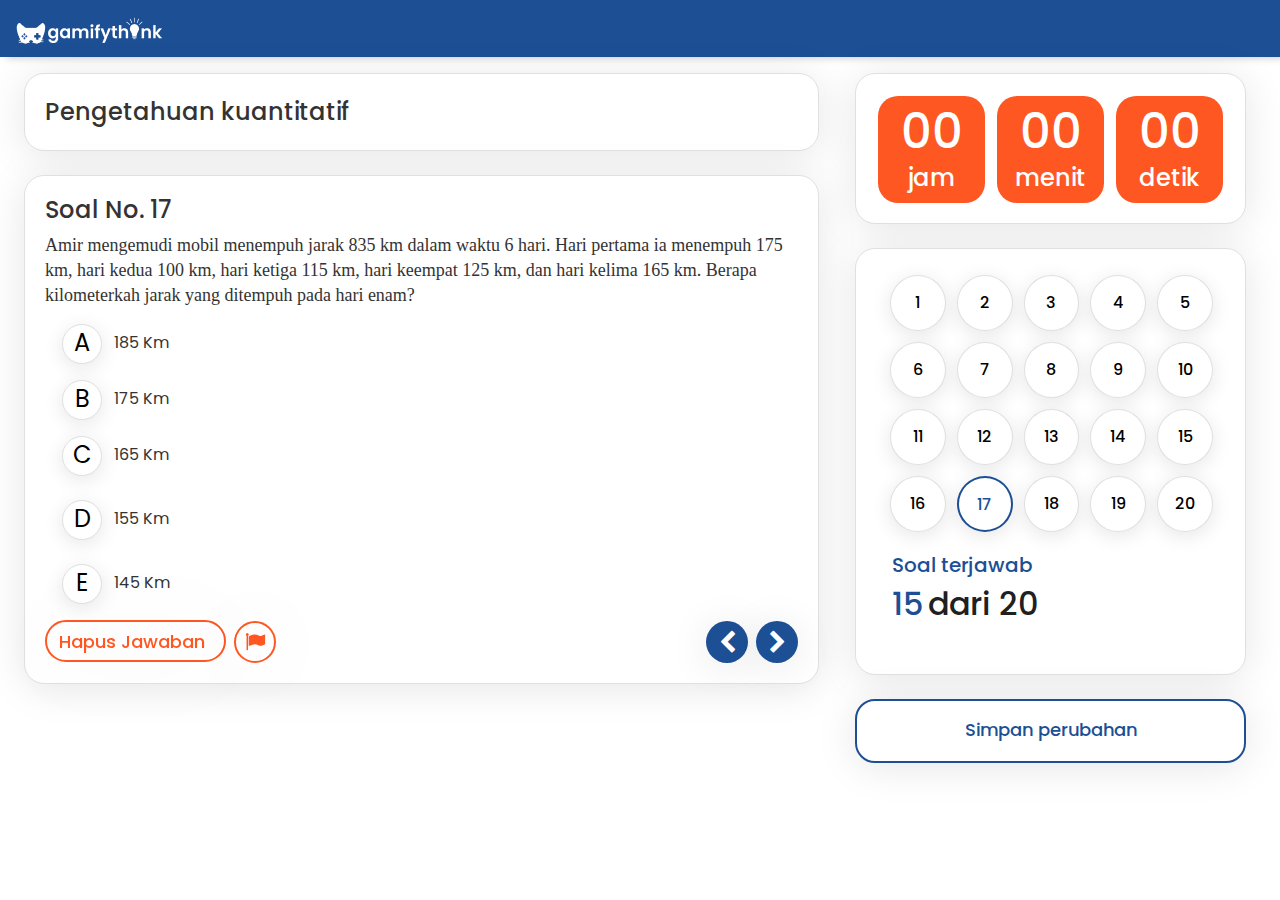
<file: Test.html>
<!DOCTYPE html>
<html lang="en">
    <head>

    <meta charset="utf-8">
    <meta http-equiv="X-UA-Compatible" content="IE=edge">
    <meta name="viewport" content="width=device-width, initial-scale=1, shrink-to-fit=no">
    <meta name="description" content="">
    <meta name="author" content="">

    <title>Home</title>

    <!-- Custom styles for this template-->
    <link href="sb-admin-2.min.css" rel="stylesheet">

    <!-- Custom fonts for this template-->
    <link rel="stylesheet" href="https://cdnjs.cloudflare.com/ajax/libs/font-awesome/4.7.0/css/font-awesome.min.css">

    <link href="https://fonts.googleapis.com/css2?family=Poppins:ital,wght@0,100;0,400;0,500;1,900&display=swap" rel="stylesheet">

    <link href="CSS/Test.css" rel="stylesheet">

    <!-- jQuery library & others -->
    <script src="https://ajax.googleapis.com/ajax/libs/jquery/3.5.1/jquery.min.js"></script>
    <script src="https://cdnjs.cloudflare.com/ajax/libs/popper.js/1.16.0/umd/popper.min.js"></script>
    <script src="https://maxcdn.bootstrapcdn.com/bootstrap/4.5.2/js/bootstrap.min.js"></script>

    <script src="JS/Test.js" defer></script>
    </head>
    <body>
        <nav class="navbar navbar-default">
            <a class="navbar-brand">
                <img src="assets/logo.png" alt="">
            </a>
        </nav>

        <div class="container row mt-3">
            <div class="card col-xl-9 col-lg-8 col-md-7 h-100 mb-4">
                <div class="card-body title mb-4">
                  Pengetahuan kuantitatif
                </div>
                <div class="card-body soal mb-4">
                      <h4>Soal No. 17</h4>
                      <p>Amir mengemudi mobil menempuh jarak 835 km dalam waktu 6 hari. Hari pertama ia menempuh 175 km, hari kedua 100 km, hari ketiga 115 km, hari keempat 125 km, dan hari kelima 165 km. Berapa kilometerkah jarak yang ditempuh pada hari enam?</p>
                      <div class="radio">
                          <div class="mt-2">
                              <label for="a">
                                  <input type="radio" name="opt" id="a" value="a">
                                  <span  onclick="numberfill()" class="btn">A</span>
                              </label>
                              <span class="ml-2">185 Km</span>
                          </div>
                          <div class="mt-2">
                              <label for="b">
                                  <input type="radio" name="opt" id="b" value="b">
                                  <span onclick="numberfill()" class="btn">B</span>
                              </label>
                              <span class="ml-2">175 Km</span>
                          </div>
                          <div class="mt-2">
                              <label for="c">
                                  <input type="radio" name="opt" id="c" value="c">
                                  <span onclick="numberfill()" class="btn">C</span>
                              </label>
                              <span class="ml-2">165 Km</span>
                          </div>
                          <div class="mt-3">
                              <label for="d">
                                  <input type="radio" name="opt" id="d" value="d">
                                  <span onclick="numberfill()" class="btn">D</span>
                              </label>
                              <span class="ml-2">155 Km</span>
                          </div>
                          <div class="mt-3">
                              <label for="e">
                                  <input type="radio" name="opt" id="e" value="e">
                                  <span onclick="numberfill()" class="btn">E</span>
                              </label>
                              <span class="ml-2">145 Km</span>
                          </div>
                      </div>
                      <div class="pager d-flex justify-content-end">
                          <div onclick="emptyFill()" class="hapus-jawaban btn d-flex mr-2 mt-2">Hapus Jawaban</div>
                          <i id="flag" onclick="changeClass()" class="flag fa fa-flag mr-auto" aria-hidden="true"></i>
                          <i class="mv fa fa-chevron-left" aria-hidden="true" href=""></i>
                          <i class="mv fa fa-chevron-right ml-2" aria-hidden="true" href=""></i>
                      </div>
                </div>
            </div>
            <div class="card col mb-4 ml-4">
                <div class="cardtime row mb-4 pt-3 pl-3">
                    <div class="time">
                        <p id="jam" class="jam">0</p>
                        <span>jam</span>
                    </div>
                    <div class="time">
                        <p id="menit" class="jam">0</p>
                        <span>menit</span>
                    </div>
                    <div class="time">
                        <p id="detik" class="jam">0</p>
                        <span>detik</span>
                    </div>
                </div>
                <div class="cardanswer row mb-4">
                    <div class="nomor">
                        <div class="row ml-2 d-flex justify-content-center">
                            <div class="number btn rounded-circle col-md-2">
                                1
                            </div>
                            <div class="number btn rounded-circle col-md-2">
                                2
                            </div>
                            <div class="number btn rounded-circle col-md-2">
                                3
                            </div>
                            <div class="number btn rounded-circle col-md-2">
                                4
                            </div>
                            <div class="number btn rounded-circle col-md-2">
                                5
                            </div>
                        </div>
                        <div class="row ml-2 d-flex justify-content-center">
                            <div class="number btn rounded-circle col-md-2">
                                6
                            </div>
                            <div class="number btn rounded-circle col-md-2">
                                7
                            </div>
                            <div class="number btn rounded-circle col-md-2">
                                8
                            </div>
                            <div class="number btn rounded-circle col-md-2">
                                9
                            </div>
                            <div class="number btn rounded-circle col-md-2">
                                10
                            </div>
                        </div>
                        <div class="row ml-2 d-flex justify-content-center">
                            <div class="number btn rounded-circle col-md-2">
                                11
                            </div>
                            <div class="number btn rounded-circle col-md-2">
                                12
                            </div>
                            <div class="number btn rounded-circle col-md-2">
                                13
                            </div>
                            <div class="number btn rounded-circle col-md-2">
                                14
                            </div>
                            <div class="number btn rounded-circle col-md-2">
                                15
                            </div>
                        </div>
                        <div class="row ml-2 d-flex justify-content-center">
                            <div class="number btn rounded-circle col-md-2">
                                16
                            </div>
                            <div id="nomor" class="number btn rounded-circle col-md-2 focus">
                                17
                            </div>
                            <div class="number btn rounded-circle col-md-2">
                                18
                            </div>
                            <div class="number btn rounded-circle col-md-2">
                                19
                            </div>
                            <div class="number btn rounded-circle col-md-2">
                                20
                            </div>
                        </div>
                        <h5 class="soal-c mt-3 ml-3">Soal terjawab</h5>
                        <div id="nomor_jawab" class="d-flex justify-content-start ml-3 mt-2">
                            <h2 id="soal-c" class="soal-c mr-1">15</h2>
                            <h2 class="total-soal"> dari 20</h2>
                        </div>
                    </div>
                </div>
                <a class="save btn row" href="#selesai">
                    Simpan perubahan
                </a>
                <div class="form-popup" id="selesai">
                  <form action="/action_page.php" class="form-container">
                    <h3 class="mb-4">Selesai mengerjakan sesi ini?</h3>
                    <h5>Anda tidak dapat mengubah jawaban lagi setelah  menyelesaikan sesi ini. Centang kolom di bawah untuk menyelesaikan.</h5>
                    <div class="row mt-4">
                        <label class="container-checkbox ml-2 mr-2">
                          <input type="checkbox" checked="checked">
                          <span class="checkmark"></span>
                        </label>
                        <h4 class="ml-2 mt-1">Saya sudah selesai mengerjakan soal</h4>
                    </div>
                    <div class="d-flex flex-row-reverse mt-4">
                        <a class="btn cancel" href="#"">Batal</a>
                        <a class="btn finish mr-4" href="#feedback">Selesai</a>
                    </div>
                  </form>
                </div>
                <div id="cover">
                </div>
                <div class="form-popup2" id="feedback">
                  <form action="/action_page.php" class="form-container2">
                    <h4 class="mb-4 text-center">Kamu mau kasi bintang berapa <br> untuk to kali ini?</h4>
                    <div class="star row d-flex justify-content-center">
                        <i class="star-blank fa fa-star" aria-hidden="true" id="star-1" value="1" onclick="star1()"></i>
                        <i class="star-blank fa fa-star" aria-hidden="true" id="star-2" value="2" onclick="star2()"></i>
                        <i class="star-blank fa fa-star" aria-hidden="true" id="star-3" value="3" onclick="star3()"></i>
                        <i class="star-blank fa fa-star" aria-hidden="true" id="star-4" value="4" onclick="star4()"></i>
                        <i class="star-blank fa fa-star" aria-hidden="true" id="star-5" value="5" onclick="star5()"></i>
                    </div>
                    <div class="row d-flex justify-content-center mt-4">
                        <textarea></textarea>
                        <span></span>
                    </div>
                    <div class="d-flex justify-content-center mt-4">
                        <a class="btn kritik" href="profil.html">Simpan dan Selesai</a>
                    </div>
                  </form>
                </div>
                <div id="cover2"></div>
            </div>
        </div>
    </body>
</html>
</file>
<file: CSS/login.css>
*{
    font-family: 'Poppins', sans-serif, 'Nunito';
}

ul{
    padding: 0;
}

a{
    color: #ffffff;
}

body{
    height: 100%;
    background: #EFF4F7;
}

.daftar{
    background: #FE5722;
    color: #ffffff;
}

.daftar:hover{
    background: #00BCD5;
    color: #ffffff;
}


.navbar{
    color: #ffffff;
    background: #1C4F94;
    box-shadow: 6px 0px 8px rgba(0, 0, 0, 0.25);
    height: 57px;
}

.nav-link{
    font-family: 'Poppins', sans-serif;
    font-size: 1rem;
    font-weight: 400;
    color: #ffffff;
    text-decoration: none;
    display: inline-block;
    position: relative;
}
.navbar-nav {
    padding: 0;
    list-style: none;
    display: table;
  }
.nav-item {
    display: table-cell;
    position: relative;
}
.nav-link:after {
    background: none repeat scroll 0 0 transparent;
    bottom: 0;
    content: "";
    display: block;
    height: 2px;
    left: 50%;
    position: absolute;
    background: #ffffff;
    background: var(--nav-link-line, #ffffff);
    transition: width 0.3s ease 0s, left 0.3s ease 0s;
    width: 0;
  }
.nav-link:hover:after {
    width: 100%;
    left: 0;
  }
.nav-link:hover{
    color: #ffffff;
}

.content{
    width: 400px;
    margin-top: 80px;
    margin-right: 148px;
}

h2{
    font-weight: bold;
    font-size: 32px;
    line-height: 48px;
    /* identical to box height */
    color:  #1C4F94;
}

h4{
    font-size: 16px;
    line-height: 24px;
    color: #202020;
}

.input-div{
    display: grid;
    grid-template-columns: 7% 86% 7%;
    margin: 25px 0px 3px;
    padding: 5px 0px 5px 10px;
    border-radius: 5px;
    width: 371px;
    background: #ffffff;
    box-shadow: 0px 1px 2px rgba(0, 0, 0, 0.2);
}

.input-div div{
    position: relative;
	height: 45px;
}

.i{
	color: #d9d9d9;
	display: flex;
	justify-content: center;
	align-items: center;
}

.i i{
	transition: .3s;
}

.input-div div h5{
	position: absolute;
	left: 10px;
	top: 50%;
	transform: translateY(-50%);
	color: #999;
	font-size: 16px;
	transition: .3s;
}

.input-div:before, .input-div:after{
	content: '';
	position: absolute;
	width: 0%;
	transition: .4s;
}

.input-div:before{
	right: 50%;
}

.input-div:after{
	left: 50%;
}

.input-div.focus div h5{
	top: 5px;
	font-size: 10px;
}

.input-div.focus .i i{
	color: #00BCD5;
}

.input_div.focus .div i{
    color: #00BCD5;
}

.input-div div input{
	position: absolute;
	left: 0;
	top: 0;
	width: 100%;
	height: 100%;
	border: none;
    outline: none;
	background: none;
	padding: 0.5rem 0.7rem;
	font-size: 1.2rem;
	color: #555;
	font-family: 'poppins', sans-serif;
}

.masuk{
    padding: 10px;
    font-weight: 500;
    color: #ffffff;
    width: 167px;
    height: 48px;
    background: #FE5722;
    box-shadow: 0px 5px 10px rgba(0, 0, 0, 0.15);
    border-radius: 5px;
}

.masuk:hover{
    color: #ffffff;
    background: #00BCD5;
}

.akun{
    font-size: 16px;
}

.daftar-link{
    color: #FE5722;
    font-size: 16px;
    padding: 0px;
}

.daftar-link:hover{
    color: #00BCD5;
    text-decoration: underline;
}

.masuk:active{
    filter: drop-shadow(0px 0px 7px rgba(0, 0, 0, 0.25));
    }

.lupa{
    color: #3C75A0;
}

.lupa:hover{
    color: #00BCD5;
}
</file>
<file: CSS/pembahasan.css>
*{
    font-family: 'Poppins', sans-serif, 'Nunito';
}

ul{
    padding: 0;
}

.mv{
    text-align: center;
    width: 42px;
    height: 42px;
    color: #ffffff;
    font-size: 24px;
    margin-top: 9px;
    padding: 9px;
    background: #1C4F94;
    box-shadow: 0px 4px 40px rgba(0, 0, 0, 0.1);
    border-radius: 21px;
}

.mv:active{
    color: #1C4F94;
    background: #ffffff;
    border: 2px solid #1C4F94;
    filter: drop-shadow(0px 4px 40px rgba(0, 0, 0, 0.1));
    border-radius: 21px;
}

i:hover{
    cursor: pointer;
}

.navbar{
    background: #1C4F94;
    box-shadow: 6px 0px 8px rgba(0, 0, 0, 0.25);
    width: 100%;
    display: stick;
    height: 57px;
}

.card{
    border: none;
}

.card-body{
    background: #FFFFFF;
    /* Gray 5 */
    border: 1px solid #E0E0E0;
    box-shadow: 0px 4px 40px rgba(0, 0, 0, 0.1);
    border-radius: 20px;
    color: #333333;
    padding: none;
}

.title{
    font-size: 24px;
    font-weight: 500;
}

h4{
    font-weight: 500;
}

.soal{
    height: auto;
}

.cardtime{
    width: 391px;
    height: 151px;
    background: #FFFFFF;
    /* Gray 5 */
    border: 1px solid #E0E0E0;
    box-shadow: 0px 4px 40px rgba(0, 0, 0, 0.1);
    border-radius: 20px;
    color: #333333;
    font-weight: 500;
    text-align: center;
}

.cardanswer{
    width: 391px;
    height: 427px;
    background: #FFFFFF;
    /* Gray 5 */

    border: 1px solid #E0E0E0;
    box-sizing: border-box;
    box-shadow: 0px 4px 40px rgba(0, 0, 0, 0.1);
    border-radius: 20px;
    padding: 20px;
}


p{
    font-family: Nunito;
    font-style: normal;
    font-weight: normal;
    font-size: 18px;
    line-height: 25px;

    /* Gray 1 */

    color: #333333;
}

.answer{
    width: 41px;
    height: 41px;
    color: #ffffff;
    font-weight: 600;
    font-size: 18px;
    line-height: 37px;
    background: #48C454;
    border: 1px solid #E0E0E0;
    border-radius: 50%;
    box-sizing: border-box;
    box-shadow: 0px 4px 20px rgba(0, 0, 0, 0.1);
}

.answer-content{
    line-height: 2em;
    font-weight: 500;
}

.time{
    width: 107px;
    height: 107px;
    background: #828282;
    border-radius: 20px;
    padding: 23px 0px 20px;
    margin: 6px;
}

.jam{
    font-family: Poppins;
    font-style: normal;
    font-weight: 500;
    font-size: 48px;
    text-align: center;
    color: #FFFFFF;
}

.time span{
    font-family: Poppins;
    font-style: normal;
    font-weight: 500;
    font-size: 24px;
    /* identical to box height */
    text-align: center;
    color: #FFFFFF;
}

.nomor .number-benar:hover{
    color: #ffffff;
    background: #35F148;
}

.nomor .number-salah:hover{
    color: #ffffff;
    background: #F83200;
}

.number{
    text-align: center;
    width: 56px;
    height: 56px;
    background: #FFFFFF;
    /* Gray 5 */
    color: #000000;
    padding: 15px 0px 0px;
    font-weight: 500;
    border: 1px solid #E0E0E0;
    box-sizing: border-box;
    box-shadow: 0px 4px 20px rgba(0, 0, 0, 0.1);
    margin: 5.5px;
}

.number.focus{
    color: #1C4F94;
    background: #FFFFFF;
    /* 2 */
    border: 2px solid #1C4F94;
    box-sizing: border-box;
    box-shadow: 0px 4px 20px rgba(0, 0, 0, 0.1);
}

.number-benar{
    text-align: center;
    width: 56px;
    height: 56px;
    background: #48C454;
    border: 1px solid #E0E0E0;
    box-sizing: border-box;
    box-shadow: 0px 4px 20px rgba(0, 0, 0, 0.1);
    margin: 5.5px;
    color: #ffffff;
    padding: 15px 0px 0px;
    font-weight: 500;
}

.number-salah{
    text-align: center;
    width: 56px;
    height: 56px;
    background: #DD2C00;
    border: 1px solid #E0E0E0;
    box-sizing: border-box;
    box-shadow: 0px 4px 20px rgba(0, 0, 0, 0.1);
    margin: 5.5px;
    color: #ffffff;
    padding: 15px 0px 0px;
    font-weight: 500;
}

.kembali{
    font-family: Poppins;
    font-style: normal;
    font-weight: 500;
    font-size: 18px;
    color: #1C4F94;
    text-align: center;
    padding: 15px;
    width: 391px;
    height: 64px;
    background: #FFFFFF;
    border: 2px solid #1C4F94;
    box-sizing: border-box;
    box-shadow: 0px 4px 40px rgba(0, 0, 0, 0.1);
    border-radius: 20px;
}

.kembali:active{
    background: #1C4F94;
    color: #ffffff;
    filter: drop-shadow(0px 0px 7px rgba(0, 0, 0, 0.25));
}

.kembali:hover{
    background: #1C4F94;
    color: #ffffff;
}

.benar-c{
    color: #48C454;
    font-weight: 500;
}

.salah-c{
    color: #DD2C00;
    font-weight: 500;
}

.kosong-c{
    color: #828282;
    font-weight: 500;
}
</file>
<file: CSS/pembayaran-manual.css>
*{
    font-family: 'Poppins', sans-serif, 'Nunito';
}

ul{
    padding: 0;
}

body{
    background: #EFF4F7;
}

.navbar{
    background: #EFF4F7;
    box-shadow: 0px 4px 20px rgba(0, 0, 0, 0.25);
    width: 100%;
    display: stick;
    height: 57px;
}

.content{
    margin: 80px 131px;
}

.dash{
    width: 770px;
    border: 1px dashed #000000;
}

h1{
    font-weight: normal;
    font-size: 18px;
    line-height: 27px;
    color: #202020;
}

p{
    font-weight: 600;
    font-size: 22px;
    line-height: 33px;
    color: #1C4F94;
}

.number{
    font-weight: bold;
    font-size: 22px;
    line-height: 33px;
    color: #202020;
}

.pict{
    width: 144px;
    height: 76px;
}

.box-upload{
    width: 100%;
    height: 132px;
    background: #FCFFFF;
    border: 2px dashed #C4C4C4;
    box-sizing: border-box;
    box-shadow: 0px 1px 2px rgba(0, 0, 0, 0.2);
    border-radius: 5px;
}

.browse{
    font-size: 11px;
    padding: 3.5px;
    color: #FFFFFF;
    width: 84.89px;
    height: 24px;
    background: #FE5722;
    border-radius: 3px;
}

.browse:hover{
    background: #FFFFFF;
    color: #FE5722;
    border: 1px solid #FE5722;
}

.drop{
    font-size: 11px;
    line-height: 16px;
    color: #A6A6A6;
}

.text-1{
    font-weight: 500;
    font-size: 11px;
    line-height: 16px;
    color: #202020;
}

.input-div{
    display: grid;
    grid-template-columns: 7% 86% 7%;
    margin: 0px 0px 20px 0px;
    padding: 5px 0px 5px 10px;
    border-radius: 5px;
    width: 371px;
    background: #ffffff;
    box-shadow: 0px 1px 2px rgba(0, 0, 0, 0.2);
}

.input-div div{
    position: relative;
	height: 45px;
}

.i{
	color: #d9d9d9;
	display: flex;
	justify-content: center;
	align-items: center;
}

.i i{
	transition: .3s;
}

.input-div div h5{
	position: absolute;
	left: 10px;
	top: 50%;
	transform: translateY(-50%);
	color: #999;
	font-size: 16px;
	transition: .3s;
}

.input-div:before, .input-div:after{
	content: '';
	position: absolute;
	width: 0%;
	transition: .4s;
}

.input-div:before{
	right: 50%;
}

.input-div:after{
	left: 50%;
}

.input-div.focus div h5{
	top: 5px;
	font-size: 10px;
}

.input-div.focus .i i{
	color: #00BCD5;
}

.input_div.focus .div i{
    color: #00BCD5;
}

.input-div div input{
	position: absolute;
	left: 0;
	top: 0;
	width: 100%;
	height: 100%;
	border: none;
    outline: none;
	background: none;
	padding: 0.5rem 0.7rem;
	font-size: 1.2rem;
	color: #555;
	font-family: 'poppins', sans-serif;
}

.selesai{
    font-weight: 500;
    font-size: 11px;
    color: #FCFFFF;
    filter: drop-shadow(0px 2px 4px rgba(254, 101, 52, 0.1));
    width: 162px;
    height: 45px;
    line-height: 24px;
    background: #FE6534;
    box-shadow: 0px 5px 10px rgba(0, 0, 0, 0.15);
    border-radius: 5px;
}

.kembali{
    font-weight: 500;
    font-size: 11px;
    text-align: center;
    color: #202020;
    width: 162px;
    height: 45px;
    background: #EFF4F7;
    box-shadow: 0px 5px 10px rgba(0, 0, 0, 0.15);
    border-radius: 5px;
    filter: drop-shadow(0px 2px 4px rgba(254, 101, 52, 0.1));
}

.selesai:hover{
    background: #FFFFFF;
    color: #FE5722;
    border: 1px solid #FE5722;
}

.kembali:hover{
    background: #1C4F94;
    color: #FFFFFF;
}
</file>
<file: CSS/pembayaran-otomatis.css>
*{
    font-family: 'Poppins', sans-serif, 'Nunito';
}

ul{
    padding: 0;
}

body{
    background: #EFF4F7;
}

.navbar{
    background: #EFF4F7;
    box-shadow: 0px 4px 20px rgba(0, 0, 0, 0.25);
    width: 100%;
    display: stick;
    height: 57px;
}

.content{
    margin-top: 31px;
    margin-bottom: 100px;
}

.nota{
    width: 771px;
    height: auto;
    background: #FFFFFF;
    box-shadow: 0px 0px 8px rgba(0, 0, 0, 0.15);
}

.dash{
    width: 100%;
    border: 1px dashed #000000;
}

h1{
    font-weight: normal;
    font-size: 18px;
    line-height: 27px;
    color: #202020;
}

h2{
    font-size: 10px;
    line-height: 15px;
    color: rgba(32, 32, 32, 0.6);
}

h3{
    font-size: 18px;
    line-height: 27px;
    color: #1C4F94;
}

p{
    font-weight: 600;
    font-size: 22px;
    line-height: 33px;
    color: #1C4F94;
}

.number{
    font-weight: bold;
    font-size: 22px;
    line-height: 33px;
    color: #202020;
}

.pict{
    width: 144px;
    height: 76px;
}

.step{
    font-size: 14px;
    line-height: 151.5%;
    color: #202020;
}

.slip{
    font-weight: 500;
    font-size: 14px;
    line-height: 21px;
    color: #202020;
    width: 252px;
    height: 34px;
    background: #FFFFFF;
    border: 1px solid #C4C4C4;
}

.slip:hover{
    color: #ffffff;
    background: #1C4F94;
}

.manual{
    font-weight: 500;
    font-size: 18px;
    color: #FFFFFF;
    margin: 0px 2.5% 0px 5%;
    width: 100%;
    height: auto;
    padding: 14px;
    background: #FE5722;
    box-shadow: 0px 5px 10px rgba(0, 0, 0, 0.15);
    border-radius: 5px;
    filter: drop-shadow(0px 2px 4px rgba(254, 101, 52, 0.1));
}

.home{
    margin: 0px 5% 0px 2.5%;
    width: 100%;
    height: auto;
    font-weight: 500;
    font-size: 18px;
    padding: 14px;
    color: #202020;
    background: #FFFFFF;
    box-shadow: 0px 5px 10px rgba(0, 0, 0, 0.15);
    border-radius: 5px;
    filter: drop-shadow(0px 2px 4px rgba(254, 101, 52, 0.1));
}

.manual:hover{
    color: #FE5722;
    background: #FFFFFF;
}

.home:hover{
    color: #FFFFFF;
    background: #1C4F94;
}

#konfirmasi {
  display: none;
  position: fixed;
  top: 50%;
  left: 50%;
  transform: translate(-50%, -50%);
  width: 50%;
  width: 526px;
  height: 382px;
  background: #FFFFFF;
  border: 1px solid #E0E0E0;
  box-sizing: border-box;
  box-shadow: 0px 4px 40px rgba(0, 0, 0, 0.15);
  border-radius: 20px;
  z-index: 9;
  padding: 20px 0px;
}

/* Add styles to the form container */
.form-container {
  width: auto;
  padding: 10px 0px;
  background-color: white;
}

#cover{
      position:fixed;
      top:0;
      left:0;
      background:rgba(0,0,0,0.6);
      z-index:5;
      width:100%;
      height:100%;
      display:none;
    }

#konfirmasi:target, #konfirmasi:target + #cover{
      display:block;
      opacity:2;
    }

.form-popup form h3{
    font-size: 24px;
    color: #FE6534;
    font-weight: bold;
}

.form-popup form h5{
    font-size: 22px;
    line-height: 33px;
    color: #202020;
}
</file>
<file: CSS/pembayaran.css>
*{
    font-family: 'Poppins', sans-serif, 'Nunito';
}

ul{
    padding: 0;
}

body{
    background: #EFF4F7;
}

.navbar{
    background: #EFF4F7;
    box-shadow: 0px 4px 20px rgba(0, 0, 0, 0.25);
    width: 100%;
    display: stick;
    height: 57px;
}

.content{
    margin-top: 100px;
    margin-left: 130px;
    margin-right: 40px;
    margin-bottom: 100px;
}

.balik{
    font-size: 20px;
    line-height: 36px;
}

.balik:hover{
    color: #000000;
    cursor: pointer;
}

.t{
    font-size: 12px;
    line-height: 18px;
    color: #202020;
}

.judul{
    font-weight: bold;
    font-size: 24px;
    line-height: 36px;
    color: #1C4F94;
}

.step-1{
    font-weight: bold;
    font-size: 24px;
    line-height: 36px;
    color: #FFFFFF;
    width: 38px;
    height: 38px;
    background: #1C4F94;
    border-radius: 50%;
    margin-left: 132px;
}

.line{
    width: 144px;
    height: 0px;
    border: 2px solid #202020;
}

.step-2{
    font-weight: bold;
    font-size: 24px;
    line-height: 36px;
    color: #1C4F94;
    width: 38px;
    height: 38px;
    background: #FFFFFF;
    box-shadow: 0px 0px 5px rgba(0, 0, 0, 0.25);
    border-radius: 50%;
}

.title{
    font-weight: 600;
    font-size: 22px;
    color: #202020;
    background: #EFF4F7;
}

.card{
    box-shadow: 0px 0px 8px rgba(0, 0, 0, 0.15);
}

.input-div{
    display: grid;
    grid-template-columns: 7% 86% 7%;
    margin: 25px 0px 3px;
    padding: 5px 0px 5px 10px;
    border-radius: 5px;
    width: 371px;
    background: #ffffff;
    box-shadow: 0px 1px 2px rgba(0, 0, 0, 0.2);
}

.input-div div{
    position: relative;
	height: 45px;
}

.i{
	color: #d9d9d9;
	display: flex;
	justify-content: center;
	align-items: center;
}

.i i{
	transition: .3s;
}

.input-div div h5{
	position: absolute;
	left: 10px;
	top: 50%;
	transform: translateY(-50%);
	color: #999;
	font-size: 16px;
	transition: .3s;
}

.input-div:before, .input-div:after{
	content: '';
	position: absolute;
	width: 0%;
	transition: .4s;
}

.input-div:before{
	right: 50%;
}

.input-div:after{
	left: 50%;
}

.input-div.focus div h5{
	top: 5px;
	font-size: 10px;
}

.input-div.focus .i i{
	color: #00BCD5;
}

.input_div.focus .div i{
    color: #00BCD5;
}

.input-div div input{
	position: absolute;
	left: 0;
	top: 0;
	width: 100%;
	height: 100%;
	border: none;
    outline: none;
	background: none;
	padding: 0.5rem 0.7rem;
	font-size: 1.2rem;
	color: #555;
	font-family: 'poppins', sans-serif;
}

h1{
    font-weight: normal;
    font-size: 18px;
    line-height: 27px;
    color: #202020;
}

p{
    font-weight: 600;
    font-size: 22px;
    line-height: 33px;
    color: #202020;
}

.tombol{
    width: 100%;
    height: 56px;
    font-weight: 500;
    font-size: 18px;
    color: #FCFFFF;
    padding: 14px;
    background: #FE6534;
    box-shadow: 0px 5px 10px rgba(0, 0, 0, 0.15);
    border-radius: 5px;
    filter: drop-shadow(0px 2px 4px rgba(254, 101, 52, 0.1));
}

.tombol:hover{
    color: #FE6534;
    background: #FCFFFF;
}
</file>
<file: CSS/profil.css>
*{
    font-family: 'Poppins', sans-serif;
}
p{
    color: white;
}
ul{
    padding: 0;
}
li{
    margin: 0;
    list-style: none;
}
.sidebar{
    padding: 0px 35px;
    background-color: #1d4f94 !important;
    font-weight: 500;
}

.sidebar .sidebar-brand{
    margin-top: -10px;
}
.sidebar .avatar{
    margin: 0 0 5px;
}
.sidebar .avatar .avatar-picture{
    /* background: linear-gradient(180deg, #FFC897 15.1%, #FFBF03 100%, #FFD458 100%);  */
    background-color: white;
    width: 120px;
    height: 120px;
    border-radius: 50%;
    margin: 0px auto 15px;
}
.sidebar .avatar .avatar-data p{
    text-align: center;
    margin-bottom: 0px;
}
.sidebar .avatar .avatar-data .email{
    font-size: 12px;
}
.sidebar .nav-item{
    font-size: 16px;
    margin : 3px 0px;
}
.sidebar .nav-item span{
    margin-left: 15px;
}

.sidebar .nav-item .nav-link, .sidebar .nav-item .nav-link i{
    color: rgba(32, 32, 32, 0.5); 
}

.content{
    background: rgba(60, 117, 160, 0.08);
    width: 100%;
}
.nav .nav-item{
    padding: 0px !important;
}

.content .nav .nav-item .date{
    color: #4F4F4F;
    font-size: 16px;
    font-weight: 400;
}

.content .nav .nav-item .nav-link i{
    font-size: 24px;
    color: black;
}
.content .nav .nav-item .btn{
    color: #FFFFFF;
    font-size: 14px;
    font-weight: 500 ;
    background-color: #2F80ED;
}

.main-content{
    border-radius: 25px;
    font-weight: 500;
    width: 85%;
    height: auto;
    background-color: #FFFFFF;
    padding-bottom: 50px;
}

.main-content .edit{
    text-decoration: none;
}

.main-content .edit:hover{
    color: #37d87b;
}

.content .main-content .profile p{
    color: black;
    margin: 0;
    font-size: 18px;
    font-weight: 500;
}
.content .main-content .profile .avatar-data p{
    font-size: 20px;
}

.content .main-content .profile .avatar-data .email{
    font-size: 14px;
    font-weight: 400;
    margin-top: 5px;
    color: rgba(0, 0, 0, 0.6);
}
.content .main-content .profile .data .label{
    font-size: 14px;
    color: rgba(0, 0, 0, 0.5);
}
</file>
<file: CSS/sebelum pembahasan.css>
*{
    font-family: 'Poppins', sans-serif, 'Nunito';
}

ul{
    padding: 0;
}

a{
    color: rgba(32, 32, 32, 0.5);
}

a:hover{
    color: #000000;
    text-decoration: none;
}

body{
    height: 100%;
    background: #EFF4F7;
}

.flt{
    overflow: auto;
    position: absolute;
    z-index: 1;
    margin-top: 173px;
}

.content{
    position: relative;
    z-index: 2;
}

h3{
    font-weight: 500;
    font-size: 16px;
    line-height: 24px;
    color: #202020;
}

h4{
    font-weight: 600;
    font-size: 24px;
    line-height: 36px;
    color: #202020;
}

h2{
    font-weight: 600;
    font-size: 56px;
    line-height: 84px;
    color: #1C4F94;
}

.q{
    font-size: 16px;
    color: rgba(32, 32, 32, 0.9);
}

.p{
    font-size: 14px;
    line-height: 0px;
    color: #FFFFFF;
}

.mapel{
    width: 200px;
    height: 200px;
    background: linear-gradient(180deg, #FF9339 0%, #FE7707 100%);
    border-radius: 10px;
}

.mapel-title{
    font-weight: 500;
    font-size: 16px;
    color: #FFFFFF;
}

.mapel-skor{
    font-weight: 600;
    font-size: 48px;
    color: #FFFFFF;
}

.tombol{
    width: 242px;
    height: 64px;
    background: #1C4F94;
    box-shadow: 0px 4px 40px rgba(0, 0, 0, 0.1);
    border-radius: 10px;
    font-weight: 500;
    font-size: 18px;
    padding: 18px;
    text-align: center;
    color: #FFFFFF;
    z-index: 2;
    position: relative;
}

.tombol:hover{
    color: #1C4F94;
    background: #FFFFFF;
}
</file>
<file: CSS/sebelum test.css>
*{
    font-family: 'Poppins', sans-serif, 'Nunito';
}

ul{
    padding: 0;
}

a{
    color: rgba(32, 32, 32, 0.5);
}

a:hover{
    color: #000000;
    text-decoration: none;
}

body{
    height: 100%;
    background: #EFF4F7;
}

.flt{
    overflow: auto;
    position: absolute;
    z-index: 1;
    margin-top: 173px;
}

.content{
    position: relative;
    z-index: 2;
}

h3{
    font-weight: 600;
    font-size: 32px;
    line-height: 48px;
    color: #1C4F94;
}

.text-box{
    width: 478px;
    height: 188px;
}

.q{
    font-size: 20px;
    line-height: 30px;
    color: #000000;
}

.p{
    margin-top: 120px;
}

.t{
    margin-top: 88px;
}

.tombol{
    width: 242px;
    height: 64px;
    background: #1C4F94;
    box-shadow: 0px 4px 40px rgba(0, 0, 0, 0.1);
    border-radius: 10px;
    font-weight: 500;
    font-size: 18px;
    padding: 18px;
    text-align: center;
    color: #FFFFFF;
    z-index: 2;
    position: relative;
}

.tombol:hover{
    color: #1C4F94;
    background: #FFFFFF;
}
</file>
<file: CSS/Test.css>
*{
    font-family: 'Poppins', sans-serif, 'Nunito';
}

ul{
    padding: 0;
}

.mv{
    text-align: center;
    width: 42px;
    height: 42px;
    color: #ffffff;
    font-size: 24px;
    margin-top: 9px;
    padding: 9px;
    background: #1C4F94;
    box-shadow: 0px 4px 40px rgba(0, 0, 0, 0.1);
    border-radius: 21px;
}

.mv:active{
    color: #1C4F94;
    background: #ffffff;
    border: 2px solid #1C4F94;
    filter: drop-shadow(0px 4px 40px rgba(0, 0, 0, 0.1));
    border-radius: 21px;
}

i:hover{
    cursor: pointer;
}

.navbar{
    background: #1C4F94;
    box-shadow: 6px 0px 8px rgba(0, 0, 0, 0.25);
    width: 100%;
    display: stick;
    height: 57px;
}

.card{
    border: none;
}

.card-body{
    background: #FFFFFF;
    /* Gray 5 */
    border: 1px solid #E0E0E0;
    box-shadow: 0px 4px 40px rgba(0, 0, 0, 0.1);
    border-radius: 20px;
    color: #333333;
    padding: none;
}

.title{
    font-size: 24px;
    font-weight: 500;
}

h4{
    font-weight: 500;
}

.soal{
    height: auto;
}

.cardtime{
    width: 391px;
    height: 151px;
    background: #FFFFFF;
    /* Gray 5 */
    border: 1px solid #E0E0E0;
    box-shadow: 0px 4px 40px rgba(0, 0, 0, 0.1);
    border-radius: 20px;
    color: #333333;
    font-weight: 500;
    text-align: center;
}

.cardanswer{
    width: 391px;
    height: 427px;
    background: #FFFFFF;
    /* Gray 5 */

    border: 1px solid #E0E0E0;
    box-sizing: border-box;
    box-shadow: 0px 4px 40px rgba(0, 0, 0, 0.1);
    border-radius: 20px;
    padding: 20px;
}


p{
    font-family: Nunito;
    font-style: normal;
    font-weight: normal;
    font-size: 18px;
    line-height: 25px;

    /* Gray 1 */

    color: #333333;
}


label + label{
    margin: 15px;
}

input[type="radio"] + .btn{
    width: 40px;
    height: 40px;
    text-align: center;
    color: #000000;
    font-size: 24px;
    padding: 0px 0px 9px 0px;
    background: #FFFFFF;
    /* Gray 5 */
    border-radius: 50%;
    border: 1px solid #E0E0E0;
    box-sizing: border-box;
    box-shadow: 0px 4px 20px rgba(0, 0, 0, 0.1);
}

input[type="radio"] {
	opacity: 0;
	/* hidden but still tabable */
}

/*input[type="radio"] + span{
	text-align: center;
    color: #ffffff;
    font-size: 24px;
    margin-top: 9px;
    padding: 9px;
    background: #00BCD5;
    box-shadow: 0px 4px 40px rgba(0, 0, 0, 0.1);
    border-radius: 21px;
}*/

input[type="radio"]:checked + span {
	color: #D9E7FD;
    background-color: #1C4F94;
}

input[type="radio"]:focus + span {
	color: #fff;
}

.time{
    width: 107px;
    height: 107px;
    background: #FE5722;
    border-radius: 20px;
    padding: 23px 0px 20px;
    margin: 6px;
}

.jam{
    font-family: Poppins;
    font-style: normal;
    font-weight: 500;
    font-size: 48px;
    text-align: center;
    color: #FFFFFF;
}

.time span{
    font-family: Poppins;
    font-style: normal;
    font-weight: 500;
    font-size: 24px;
    /* identical to box height */
    text-align: center;
    color: #FFFFFF;
}

.number{
    text-align: center;
    width: 56px;
    height: 56px;
    background: #FFFFFF;
    /* Gray 5 */
    color: #000000;
    padding: 15px 0px 0px;
    font-weight: 500;
    border: 1px solid #E0E0E0;
    box-sizing: border-box;
    box-shadow: 0px 4px 20px rgba(0, 0, 0, 0.1);
    margin: 5.5px;
}

.number:active{
    color: #1C4F94;
    background: #FFFFFF;
    /* 2 */
    border: 2px solid #1C4F94;
    box-sizing: border-box;
    box-shadow: 0px 4px 20px rgba(0, 0, 0, 0.1);
}

.number.focus{
    color: #1C4F94;
    background: #FFFFFF;
    /* 2 */
    border: 2px solid #1C4F94;
    box-sizing: border-box;
    box-shadow: 0px 4px 20px rgba(0, 0, 0, 0.1);
}

.number-fill{
    text-align: center;
    width: 56px;
    height: 56px;
    background: #1C4F94;
    border: 1px solid #E0E0E0;
    box-sizing: border-box;
    box-shadow: 0px 4px 20px rgba(0, 0, 0, 0.1);
    margin: 5.5px;
    color: #ffffff;
    padding: 15px 0px 0px;
    font-weight: 500;
}

.number-flag{
    text-align: center;
    width: 56px;
    height: 56px;
    background: #FE5722;
    border: 1px solid #E0E0E0;
    box-sizing: border-box;
    box-shadow: 0px 4px 20px rgba(0, 0, 0, 0.1);
    margin: 5.5px;
    color: #ffffff;
    padding: 15px 0px 0px;
    font-weight: 500;
}

.soal-c{
    color: #1C4F94;
    font-weight: 500;
}

.total-soal{
    font-weight: 500;
    color: #202020;
}

.hapus-jawaban{
    font-family: Poppins;
    font-style: normal;
    font-weight: 500;
    font-size: 18px;
    text-align: center;
    color: #FE5722;
    width: 181px;
    height: 42px;
    border: 2px solid #FE5722;
    box-sizing: border-box;
    filter: drop-shadow(0px 4px 40px rgba(0, 0, 0, 0.1));
    border-radius: 21px;
}

.hapus-jawaban:active{
    background: #FE5722;
    color: #ffffff;
    filter: drop-shadow(0px 0px 7px rgba(0, 0, 0, 0.5));
}

.hapus-jawaban:hover{
    background: #FE5722;
    color: #ffffff;
}

.flag{
    margin-top: 9px;
    padding: 9px;
    font-size: 20px;
    width: 42px;
    height: 42px;
    color: #FE5722;
    border: 2px solid #FE5722;
    box-sizing: border-box;
    filter: drop-shadow(0px 4px 40px rgba(0, 0, 0, 0.1));
    border-radius: 21px;
}

.flag:active{
    color: #ffffff;
    background: #FE5722;
}

.flag2{
    color: #ffffff;
    background: #FE5722;
    margin-top: 9px;
    padding: 9px;
    font-size: 20px;
    width: 42px;
    height: 42px;
    border: 2px solid #FE5722;
    box-sizing: border-box;
    filter: drop-shadow(0px 4px 40px rgba(0, 0, 0, 0.1));
    border-radius: 21px;
}

.save{
    font-family: Poppins;
    font-style: normal;
    font-weight: 500;
    font-size: 18px;
    color: #1C4F94;
    text-align: center;
    padding: 15px;
    width: 391px;
    height: 64px;
    background: #FFFFFF;
    border: 2px solid #1C4F94;
    box-sizing: border-box;
    box-shadow: 0px 4px 40px rgba(0, 0, 0, 0.1);
    border-radius: 20px;
}

.save:active{
    background: #1C4F94;
    color: #ffffff;
    filter: drop-shadow(0px 0px 7px rgba(0, 0, 0, 0.25));
}

.save:hover{
    background: #1C4F94;
    color: #ffffff;
}

/* The popup form - hidden by default */
#selesai {
  display: none;
  position: fixed;
  top: 50%;
  left: 50%;
  transform: translate(-50%, -50%);
  width: 50%;
  width: 627px;
  height: 295px;
  background: #FFFFFF;
  border: 1px solid #E0E0E0;
  box-sizing: border-box;
  box-shadow: 0px 4px 40px rgba(0, 0, 0, 0.15);
  border-radius: 20px;
  z-index: 9;
  padding: 20px;
}

/* Add styles to the form container */
.form-container {
  width: auto;
  padding: 10px;
  background-color: white;
}

#cover{
      position:fixed;
      top:0;
      left:0;
      background:rgba(0,0,0,0.6);
      z-index:5;
      width:100%;
      height:100%;
      display:none;
    }

#selesai:target, #selesai:target + #cover{
      display:block;
      opacity:2;
    }

.form-popup form h3{
    font-size: 24px;
    color: #FE6534;
    font-weight: 500;
}

.form-popup form h5{
    line-height: 24px;
    font-size: 16px;
    color: #4f4f4f;
    font-weight: 500;
}

.form-popup form h4{
    font-size: 18px;
    color: #1C4F94;
}

.form-popup form .finish{
    width: 112px;
    height: 42px;
    color: #FE6534;
    border: 2px solid #FE6534;
    box-sizing: border-box;
    filter: drop-shadow(0px 4px 40px rgba(0, 0, 0, 0.1));
    border-radius: 5px;
}

.form-popup form .cancel{
    width: 112px;
    height: 42px;
    color: #ffffff;
    background: #FE6534;
    box-shadow: 0px 4px 40px rgba(0, 0, 0, 0.1);
    border-radius: 5px;
}

.form-popup form .finish:hover{
    color: #ffffff;
    background: #FE6534;
}

.form-popup form .cancel:hover{
    color: #ffffff;
    background: #FE460B;
}

.container-checkbox {
  display: block;
  position: relative;
  width: 32px;
  height: 32px;
  border: 1px solid #E0E0E0;
  box-sizing: border-box;
  border-radius: 8px;
  -webkit-user-select: none;
  -moz-user-select: none;
  -ms-user-select: none;
  user-select: none;
}

/* Hide the browser's default checkbox */
.container-checkbox input {
  position: absolute;
  opacity: 0;
  height: 0px;
  width: 0px;
}

/* Create the checkmark/indicator (hidden when not checked) */
.checkmark:after {
  content: "";
  position: absolute;
  display: none;
}

/* Show the checkmark when checked */
.container-checkbox input:checked ~ .checkmark:after {
  display: block;
}

/* Style the checkmark/indicator */
.container-checkbox .checkmark:after {
  left: 12px;
  top: 5px;
  width: 8px;
  height: 16px;
  border: solid #1C4F94;
  border-width: 0 2px 2px 0;
  -webkit-transform: rotate(45deg);
  -ms-transform: rotate(45deg);
  transform: rotate(45deg);
}

#feedback {
  display: none;
  position: fixed;
  top: 50%;
  left: 50%;
  transform: translate(-50%, -50%);
  width: 430px;
  height: 540px;
  background: #FFFFFF;
  border-radius: 15px;
  box-sizing: border-box;
  box-shadow: 0px 4px 40px rgba(0, 0, 0, 0.15);
  z-index: 9;
  padding: 20px;
}

/* Add styles to the form container */
.form-container2 {
  width: auto;
  padding: 10px;
  background-color: white;
}

#cover2{
      position:fixed;
      top:0;
      left:0;
      background:rgba(239, 244, 247, 1);
      z-index:5;
      width:100%;
      height:100%;
      display:none;
    }

#feedback:target, #feedback:target + #cover2{
      display:block;
      opacity:2;
    }

.form-container2 h4{
    font-weight: 600;
    font-size: 18px;
    line-height: 27px;
    color: #202020;
}

textarea{
    resize: none;
    padding: 5px;
    width: 298px;
    height: 203px;
    background: #F6F6F6;
    border: 0px solid #202020;
    box-sizing: border-box;
    border-radius: 5px;
    filter: drop-shadow(0px 0px 7px rgba(0, 0, 0, 0.25));
}

/* Works on Chrome, Edge, and Safari */
*::-webkit-scrollbar {
  width: 12px;
  z-index: 1;
}

*::-webkit-scrollbar-track {
  background: none;
}

*::-webkit-scrollbar-thumb {
  background-color: #C4C4C4;
  border-radius: 20px;
  border: 3px solid #F6F6F6;
}

*::-webkit-resizer{
   display: none;
}

.kritik{
    width: 392px;
    height: 64px;
    background: #FFFFFF;
    border: 2px solid #1C4F94;
    box-shadow: 0px 4px 40px rgba(0, 0, 0, 0.1);
    border-radius: 10px;
    font-weight: 500;
    font-size: 18px;
    padding: 16px;
    text-align: center;
    color: #1C4F94;
}

.kritik:hover{
    background: #1C4F94;
    color: #ffffff;
}

.star i{
    margin: 5px;
}

.star-blank{
    font-size: 38px;
}

.star-rating{
    font-size: 38px;
    color: #f7ec12;
}
</file>
